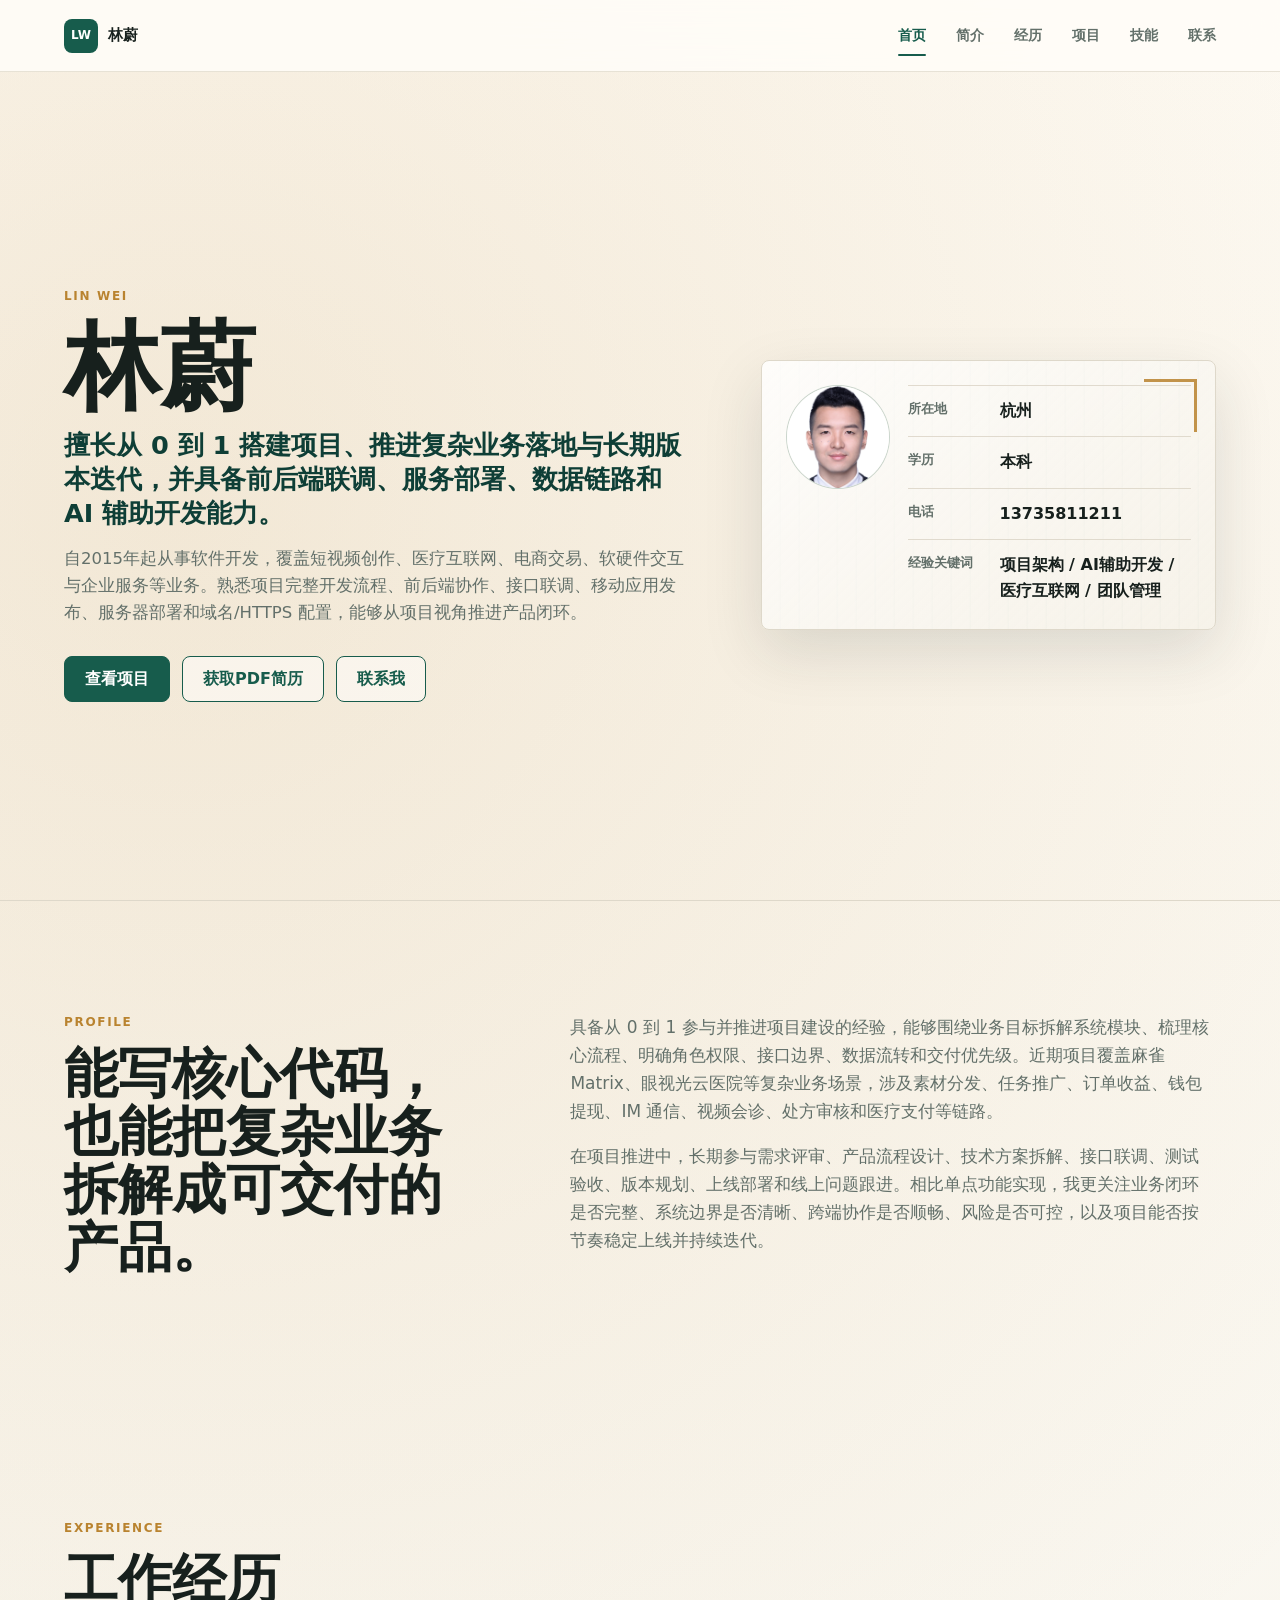
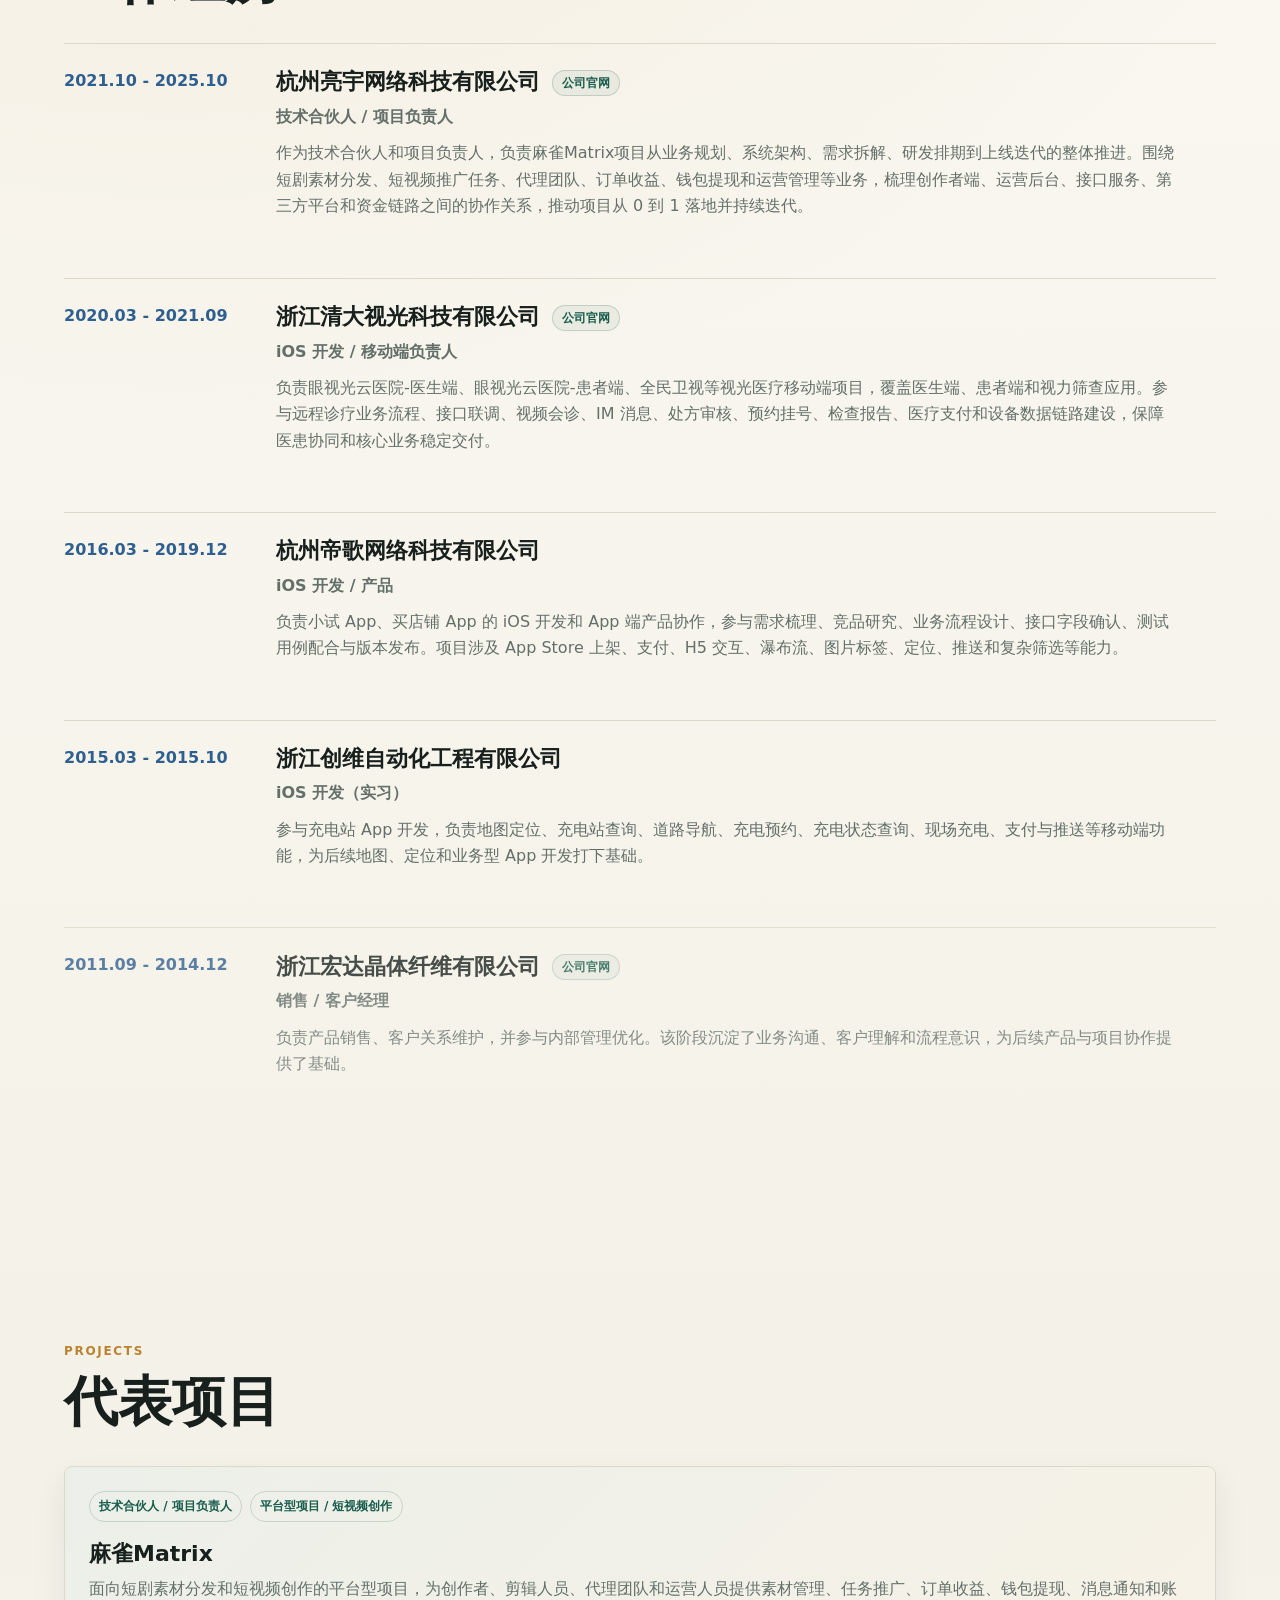
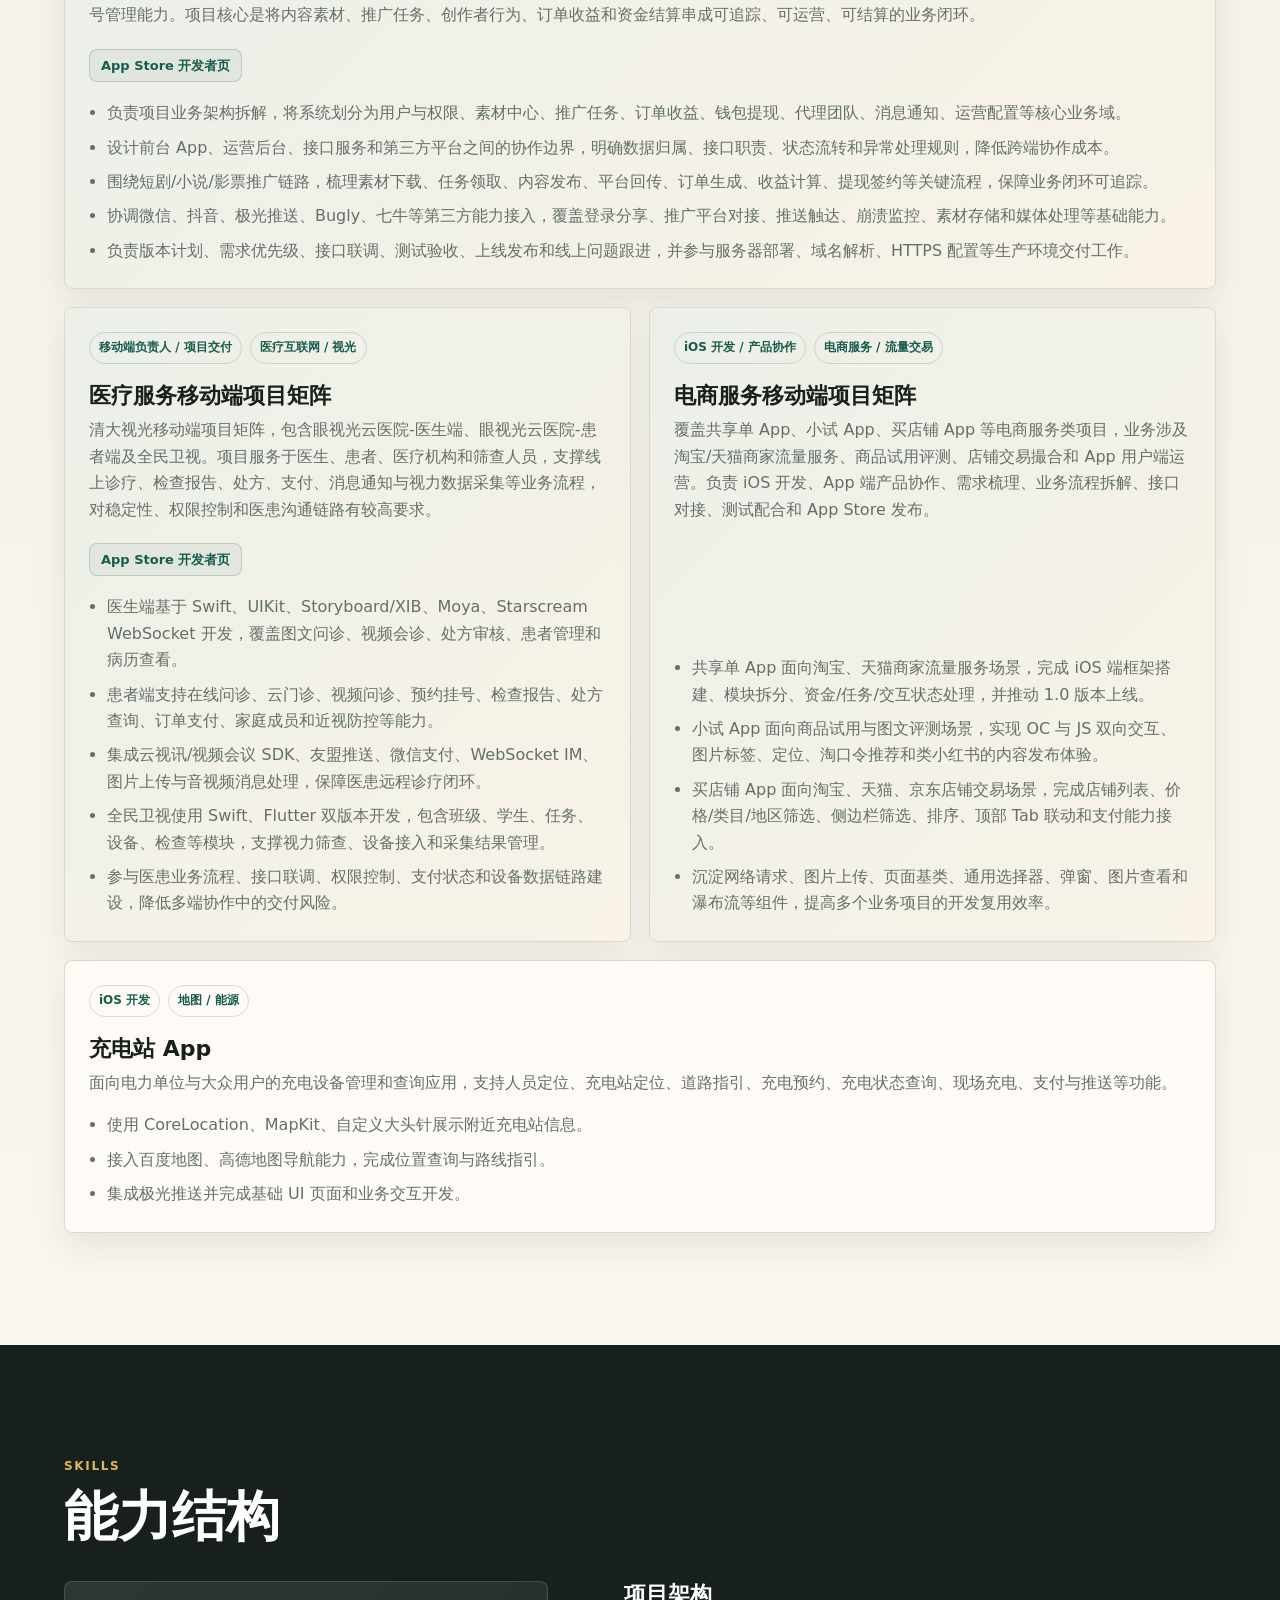
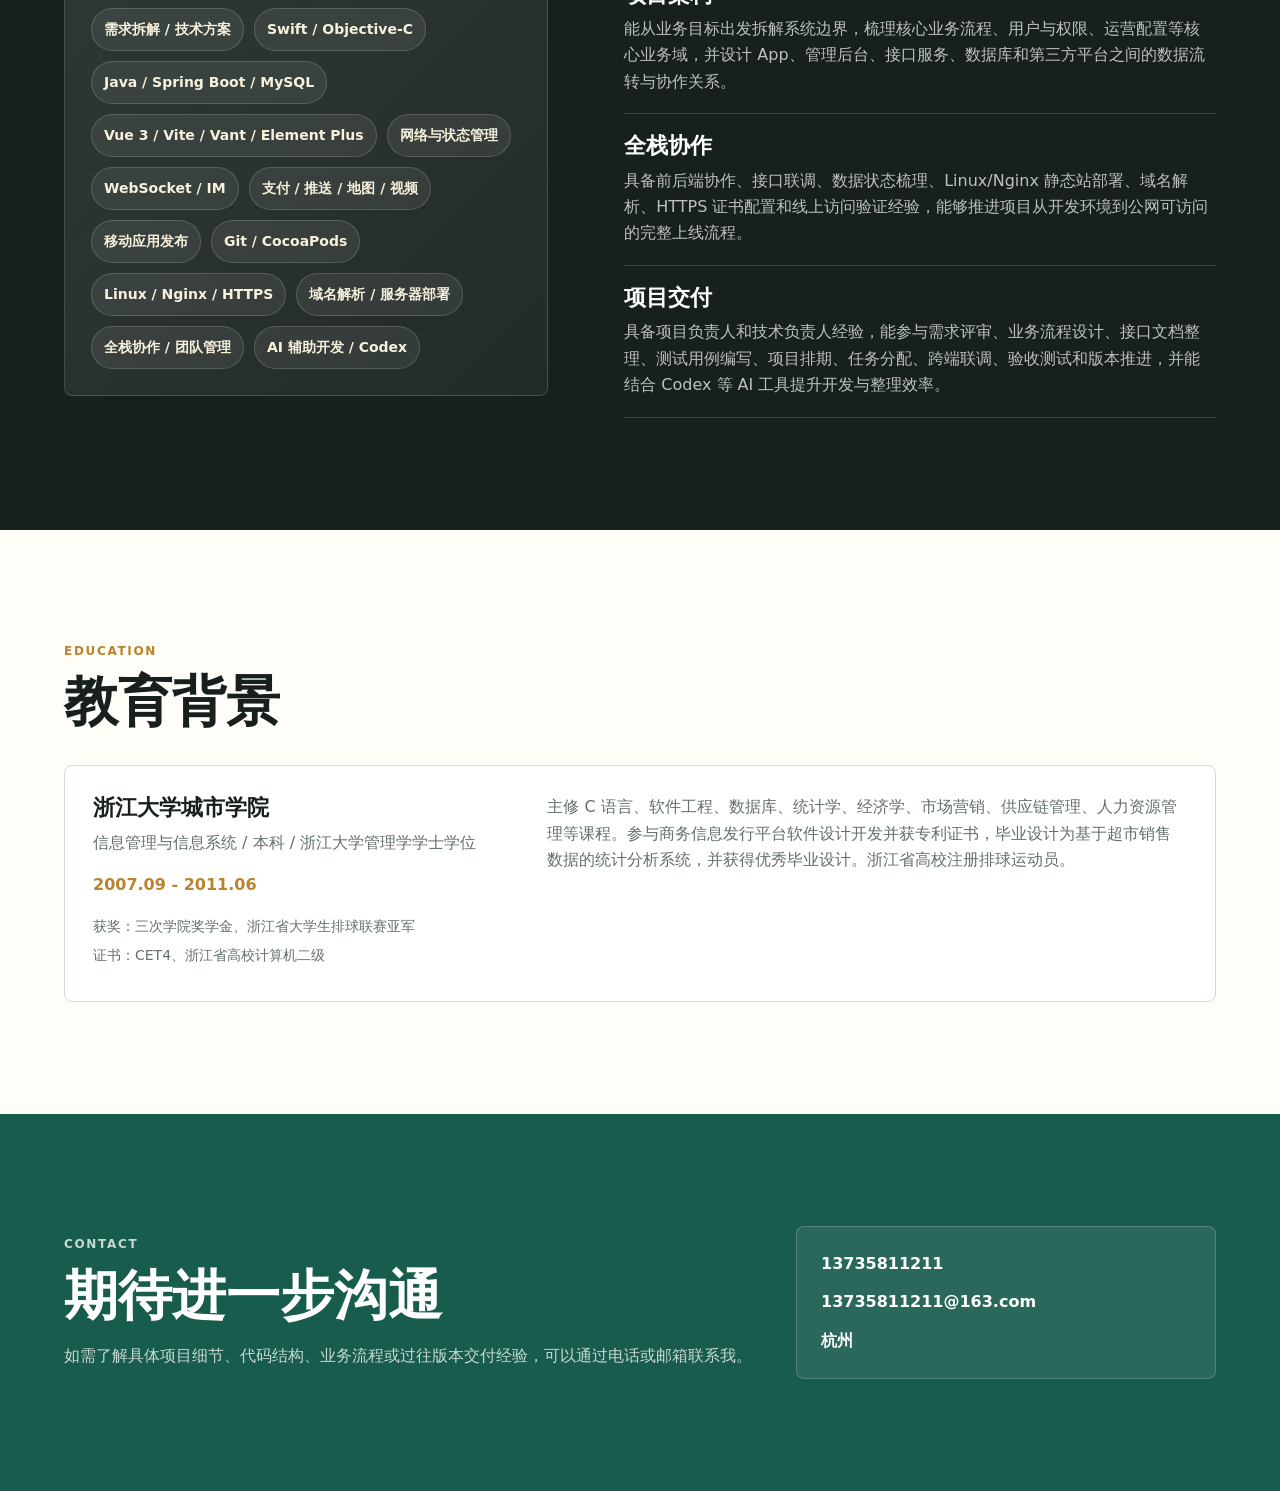
<file: index.html>
<!doctype html>
<html lang="zh-CN">
  <head>
    <meta charset="UTF-8" />
    <meta name="viewport" content="width=device-width, initial-scale=1.0" />
    <title>林蔚 | 个人简历</title>
    <meta
      name="description"
      content="林蔚，具备架构设计、复杂业务落地、全栈协作、接口联调、部署上线和全链路交付经验。"
    />
    <link rel="icon" href="./assets/favicon.svg" type="image/svg+xml" />
    <link rel="stylesheet" href="./styles.css?v=20260713-pdf-button" />
    <link rel="stylesheet" href="./print.css?v=20260713-pdf" media="print" />
  </head>
  <body id="top">
    <header class="site-header">
      <a class="brand" href="#top" aria-label="回到首页">
        <span class="brand-mark">LW</span>
        <span>林蔚</span>
      </a>
      <nav class="site-nav" aria-label="主导航">
        <a href="#top">首页</a>
        <a href="#profile">简介</a>
        <a href="#experience">经历</a>
        <a href="#projects">项目</a>
        <a href="#skills">技能</a>
        <a href="#contact">联系</a>
      </nav>
    </header>

    <main>
      <section class="hero">
        <div class="hero-copy">
          <p class="eyebrow">LIN WEI</p>
          <h1>林蔚</h1>
          <p class="hero-title">擅长从 0 到 1 搭建项目、推进复杂业务落地与长期版本迭代，并具备前后端联调、服务部署、数据链路和 AI 辅助开发能力。</p>
          <p class="hero-summary">
            自2015年起从事软件开发，覆盖短视频创作、医疗互联网、电商交易、软硬件交互与企业服务等业务。熟悉项目完整开发流程、前后端协作、接口联调、移动应用发布、服务器部署和域名/HTTPS 配置，能够从项目视角推进产品闭环。
          </p>
          <div class="hero-actions">
            <a class="button primary" href="#projects">查看项目</a>
            <a class="button secondary" id="resume-pdf-action" href="./resume.pdf" target="_blank" rel="noopener">获取PDF简历</a>
            <a class="button secondary" href="#contact">联系我</a>
          </div>
        </div>

        <aside class="resume-panel" aria-label="个人摘要">
          <figure class="portrait">
            <img src="./assets/avatar.jpeg" alt="林蔚头像" />
          </figure>
          <dl class="quick-facts">
            <div>
              <dt>所在地</dt>
              <dd>杭州</dd>
            </div>
            <div>
              <dt>学历</dt>
              <dd>本科</dd>
            </div>
            <div>
              <dt>电话</dt>
              <dd><a href="tel:13735811211">13735811211</a></dd>
            </div>
            <div class="quick-fact-keywords">
              <dt>经验关键词</dt>
              <dd>项目架构 / AI辅助开发 / 医疗互联网 / 团队管理</dd>
            </div>
          </dl>
        </aside>
      </section>

      <section id="profile" class="section intro-grid">
        <div>
          <p class="section-kicker">Profile</p>
          <h2>能写核心代码，也能把复杂业务拆解成可交付的产品。</h2>
        </div>
        <div class="section-copy">
          <p>
            具备从 0 到 1 参与并推进项目建设的经验，能够围绕业务目标拆解系统模块、梳理核心流程、明确角色权限、接口边界、数据流转和交付优先级。近期项目覆盖麻雀Matrix、眼视光云医院等复杂业务场景，涉及素材分发、任务推广、订单收益、钱包提现、IM 通信、视频会诊、处方审核和医疗支付等链路。
          </p>
          <p>
            在项目推进中，长期参与需求评审、产品流程设计、技术方案拆解、接口联调、测试验收、版本规划、上线部署和线上问题跟进。相比单点功能实现，我更关注业务闭环是否完整、系统边界是否清晰、跨端协作是否顺畅、风险是否可控，以及项目能否按节奏稳定上线并持续迭代。
          </p>
        </div>
      </section>

      <section id="experience" class="section">
        <div class="section-heading">
          <p class="section-kicker">Experience</p>
          <h2>工作经历</h2>
        </div>

        <div class="timeline">
          <article class="timeline-item">
            <div class="timeline-date">2021.10 - 2025.10</div>
            <div class="timeline-content">
              <div class="company-heading">
                <h3>杭州亮宇网络科技有限公司</h3>
                <a class="text-link company-link" href="https://www.hlh2021.com/home/welcome" target="_blank" rel="noopener">公司官网</a>
              </div>
              <p class="role">技术合伙人 / 项目负责人</p>
              <p>
                作为技术合伙人和项目负责人，负责麻雀Matrix项目从业务规划、系统架构、需求拆解、研发排期到上线迭代的整体推进。围绕短剧素材分发、短视频推广任务、代理团队、订单收益、钱包提现和运营管理等业务，梳理创作者端、运营后台、接口服务、第三方平台和资金链路之间的协作关系，推动项目从 0 到 1 落地并持续迭代。
              </p>
            </div>
          </article>

          <article class="timeline-item">
            <div class="timeline-date">2020.03 - 2021.09</div>
            <div class="timeline-content">
              <div class="company-heading">
                <h3>浙江清大视光科技有限公司</h3>
                <a class="text-link company-link" href="https://www.qdsgvision.com/index" target="_blank" rel="noopener">公司官网</a>
              </div>
              <p class="role">iOS 开发 / 移动端负责人</p>
              <p>
                负责眼视光云医院-医生端、眼视光云医院-患者端、全民卫视等视光医疗移动端项目，覆盖医生端、患者端和视力筛查应用。参与远程诊疗业务流程、接口联调、视频会诊、IM 消息、处方审核、预约挂号、检查报告、医疗支付和设备数据链路建设，保障医患协同和核心业务稳定交付。
              </p>
            </div>
          </article>

          <article class="timeline-item">
            <div class="timeline-date">2016.03 - 2019.12</div>
            <div class="timeline-content">
              <h3>杭州帝歌网络科技有限公司</h3>
              <p class="role">iOS 开发 / 产品</p>
              <p>
                负责小试 App、买店铺 App 的 iOS 开发和 App 端产品协作，参与需求梳理、竞品研究、业务流程设计、接口字段确认、测试用例配合与版本发布。项目涉及 App Store 上架、支付、H5 交互、瀑布流、图片标签、定位、推送和复杂筛选等能力。
              </p>
            </div>
          </article>

          <article class="timeline-item">
            <div class="timeline-date">2015.03 - 2015.10</div>
            <div class="timeline-content">
              <h3>浙江创维自动化工程有限公司</h3>
              <p class="role">iOS 开发（实习）</p>
              <p>
                参与充电站 App 开发，负责地图定位、充电站查询、道路导航、充电预约、充电状态查询、现场充电、支付与推送等移动端功能，为后续地图、定位和业务型 App 开发打下基础。
              </p>
            </div>
          </article>

          <article class="timeline-item muted">
            <div class="timeline-date">2011.09 - 2014.12</div>
            <div class="timeline-content">
              <div class="company-heading">
                <h3>浙江宏达晶体纤维有限公司</h3>
                <a class="text-link company-link" href="http://zjhdjtxw.zh.caizhenyi.com/" target="_blank" rel="noopener">公司官网</a>
              </div>
              <p class="role">销售 / 客户经理</p>
              <p>
                负责产品销售、客户关系维护，并参与内部管理优化。该阶段沉淀了业务沟通、客户理解和流程意识，为后续产品与项目协作提供了基础。
              </p>
            </div>
          </article>
        </div>
      </section>

      <section id="projects" class="section">
        <div class="section-heading">
          <p class="section-kicker">Projects</p>
          <h2>代表项目</h2>
        </div>

        <div class="project-grid">
          <article class="project-card featured">
            <div class="project-meta">
              <span>技术合伙人 / 项目负责人</span>
              <span>平台型项目 / 短视频创作</span>
            </div>
            <h3>麻雀Matrix</h3>
            <p>
              面向短剧素材分发和短视频创作的平台型项目，为创作者、剪辑人员、代理团队和运营人员提供素材管理、任务推广、订单收益、钱包提现、消息通知和账号管理能力。项目核心是将内容素材、推广任务、创作者行为、订单收益和资金结算串成可追踪、可运营、可结算的业务闭环。
            </p>
            <a class="text-link" href="https://apps.apple.com/cn/developer/%E6%9D%AD%E5%B7%9E%E4%BA%AE%E5%AE%87%E7%BD%91%E7%BB%9C%E7%A7%91%E6%8A%80%E6%9C%89%E9%99%90%E5%85%AC%E5%8F%B8/id1782029268" target="_blank" rel="noopener">App Store 开发者页</a>
            <ul>
              <li>负责项目业务架构拆解，将系统划分为用户与权限、素材中心、推广任务、订单收益、钱包提现、代理团队、消息通知、运营配置等核心业务域。</li>
              <li>设计前台 App、运营后台、接口服务和第三方平台之间的协作边界，明确数据归属、接口职责、状态流转和异常处理规则，降低跨端协作成本。</li>
              <li>围绕短剧/小说/影票推广链路，梳理素材下载、任务领取、内容发布、平台回传、订单生成、收益计算、提现签约等关键流程，保障业务闭环可追踪。</li>
              <li>协调微信、抖音、极光推送、Bugly、七牛等第三方能力接入，覆盖登录分享、推广平台对接、推送触达、崩溃监控、素材存储和媒体处理等基础能力。</li>
              <li>负责版本计划、需求优先级、接口联调、测试验收、上线发布和线上问题跟进，并参与服务器部署、域名解析、HTTPS 配置等生产环境交付工作。</li>
            </ul>
          </article>

          <article class="project-card featured">
            <div class="project-meta">
              <span>移动端负责人 / 项目交付</span>
              <span>医疗互联网 / 视光</span>
            </div>
            <h3>医疗服务移动端项目矩阵</h3>
            <p>
              清大视光移动端项目矩阵，包含眼视光云医院-医生端、眼视光云医院-患者端及全民卫视。项目服务于医生、患者、医疗机构和筛查人员，支撑线上诊疗、检查报告、处方、支付、消息通知与视力数据采集等业务流程，对稳定性、权限控制和医患沟通链路有较高要求。
            </p>
            <a class="text-link" href="https://apps.apple.com/cn/developer/%E6%9D%AD%E5%B7%9E%E6%B8%85%E5%A4%A7%E8%A7%86%E5%85%89%E7%A7%91%E6%8A%80%E6%9C%89%E9%99%90%E5%85%AC%E5%8F%B8/id1408397126" target="_blank" rel="noopener">App Store 开发者页</a>
            <ul>
              <li>医生端基于 Swift、UIKit、Storyboard/XIB、Moya、Starscream WebSocket 开发，覆盖图文问诊、视频会诊、处方审核、患者管理和病历查看。</li>
              <li>患者端支持在线问诊、云门诊、视频问诊、预约挂号、检查报告、处方查询、订单支付、家庭成员和近视防控等能力。</li>
              <li>集成云视讯/视频会议 SDK、友盟推送、微信支付、WebSocket IM、图片上传与音视频消息处理，保障医患远程诊疗闭环。</li>
              <li>全民卫视使用 Swift、Flutter 双版本开发，包含班级、学生、任务、设备、检查等模块，支撑视力筛查、设备接入和采集结果管理。</li>
              <li>参与医患业务流程、接口联调、权限控制、支付状态和设备数据链路建设，降低多端协作中的交付风险。</li>
            </ul>
          </article>

          <article class="project-card featured">
            <div class="project-meta">
              <span>iOS 开发 / 产品协作</span>
              <span>电商服务 / 流量交易</span>
            </div>
            <h3>电商服务移动端项目矩阵</h3>
            <p>
              覆盖共享单 App、小试 App、买店铺 App 等电商服务类项目，业务涉及淘宝/天猫商家流量服务、商品试用评测、店铺交易撮合和 App 用户端运营。负责 iOS 开发、App 端产品协作、需求梳理、业务流程拆解、接口对接、测试配合和 App Store 发布。
            </p>
            <ul>
              <li>共享单 App 面向淘宝、天猫商家流量服务场景，完成 iOS 端框架搭建、模块拆分、资金/任务/交互状态处理，并推动 1.0 版本上线。</li>
              <li>小试 App 面向商品试用与图文评测场景，实现 OC 与 JS 双向交互、图片标签、定位、淘口令推荐和类小红书的内容发布体验。</li>
              <li>买店铺 App 面向淘宝、天猫、京东店铺交易场景，完成店铺列表、价格/类目/地区筛选、侧边栏筛选、排序、顶部 Tab 联动和支付能力接入。</li>
              <li>沉淀网络请求、图片上传、页面基类、通用选择器、弹窗、图片查看和瀑布流等组件，提高多个业务项目的开发复用效率。</li>
            </ul>
          </article>

          <article class="project-card">
            <div class="project-meta">
              <span>iOS 开发</span>
              <span>地图 / 能源</span>
            </div>
            <h3>充电站 App</h3>
            <p>
              面向电力单位与大众用户的充电设备管理和查询应用，支持人员定位、充电站定位、道路指引、充电预约、充电状态查询、现场充电、支付与推送等功能。
            </p>
            <ul>
              <li>使用 CoreLocation、MapKit、自定义大头针展示附近充电站信息。</li>
              <li>接入百度地图、高德地图导航能力，完成位置查询与路线指引。</li>
              <li>集成极光推送并完成基础 UI 页面和业务交互开发。</li>
            </ul>
          </article>
        </div>
      </section>

      <section id="skills" class="section skill-section">
        <div class="section-heading">
          <p class="section-kicker">Skills</p>
          <h2>能力结构</h2>
        </div>

        <div class="skill-layout">
          <div class="skill-cloud" aria-label="核心技能">
            <span>需求拆解 / 技术方案</span>
            <span>Swift / Objective-C</span>
            <span>Java / Spring Boot / MySQL</span>
            <span>Vue 3 / Vite / Vant / Element Plus</span>
            <span>网络与状态管理</span>
            <span>WebSocket / IM</span>
            <span>支付 / 推送 / 地图 / 视频</span>
            <span>移动应用发布</span>
            <span>Git / CocoaPods</span>
            <span>Linux / Nginx / HTTPS</span>
            <span>域名解析 / 服务器部署</span>
            <span>全栈协作 / 团队管理</span>
            <span>AI 辅助开发 / Codex</span>
          </div>

          <div class="skill-groups">
            <article>
              <h3>项目架构</h3>
              <p>
                能从业务目标出发拆解系统边界，梳理核心业务流程、用户与权限、运营配置等核心业务域，并设计 App、管理后台、接口服务、数据库和第三方平台之间的数据流转与协作关系。
              </p>
            </article>
            <article>
              <h3>全栈协作</h3>
              <p>
                具备前后端协作、接口联调、数据状态梳理、Linux/Nginx 静态站部署、域名解析、HTTPS 证书配置和线上访问验证经验，能够推进项目从开发环境到公网可访问的完整上线流程。
              </p>
            </article>
            <article>
              <h3>项目交付</h3>
              <p>
                具备项目负责人和技术负责人经验，能参与需求评审、业务流程设计、接口文档整理、测试用例编写、项目排期、任务分配、跨端联调、验收测试和版本推进，并能结合 Codex 等 AI 工具提升开发与整理效率。
              </p>
            </article>
          </div>
        </div>
      </section>

      <section class="section education-section">
        <div class="section-heading">
          <p class="section-kicker">Education</p>
          <h2>教育背景</h2>
        </div>
        <div class="education-card">
          <div>
            <h3>浙江大学城市学院</h3>
            <p>信息管理与信息系统 / 本科 / 浙江大学管理学学士学位</p>
            <p class="subtle">2007.09 - 2011.06</p>
            <p class="education-extra">获奖：三次学院奖学金、浙江省大学生排球联赛亚军</p>
            <p class="education-extra">证书：CET4、浙江省高校计算机二级</p>
          </div>
          <p>
            主修 C 语言、软件工程、数据库、统计学、经济学、市场营销、供应链管理、人力资源管理等课程。参与商务信息发行平台软件设计开发并获专利证书，毕业设计为基于超市销售数据的统计分析系统，并获得优秀毕业设计。浙江省高校注册排球运动员。
          </p>
        </div>
      </section>

      <section id="contact" class="contact-section">
        <div>
          <p class="section-kicker">Contact</p>
          <h2>期待进一步沟通</h2>
          <p>
            如需了解具体项目细节、代码结构、业务流程或过往版本交付经验，可以通过电话或邮箱联系我。
          </p>
        </div>
        <div class="contact-card">
          <a href="tel:13735811211">13735811211</a>
          <a href="mailto:13735811211@163.com">13735811211@163.com</a>
          <span>杭州</span>
        </div>
      </section>
    </main>

    <button class="back-to-top" type="button" aria-label="回到顶部">↑</button>

    <script src="./script.js?v=20260713-pdf-action"></script>
  </body>
</html>
</file>
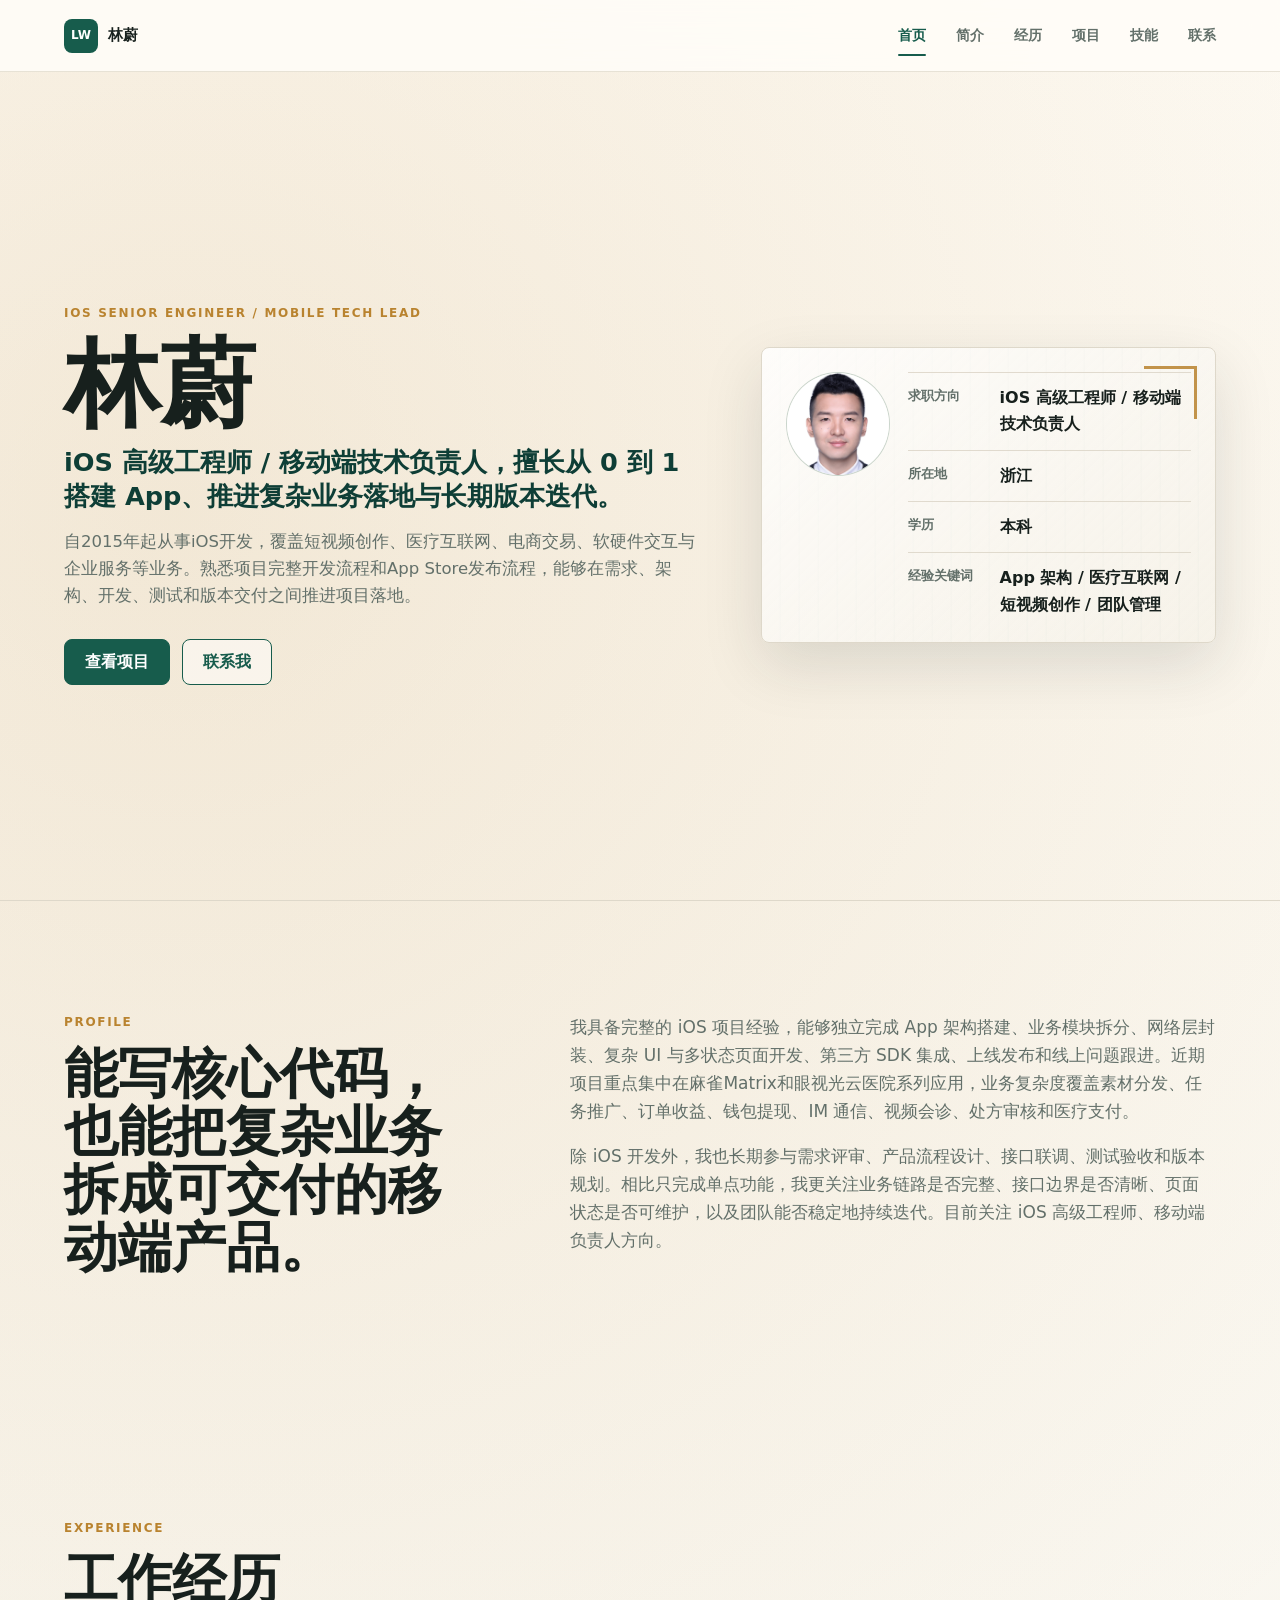
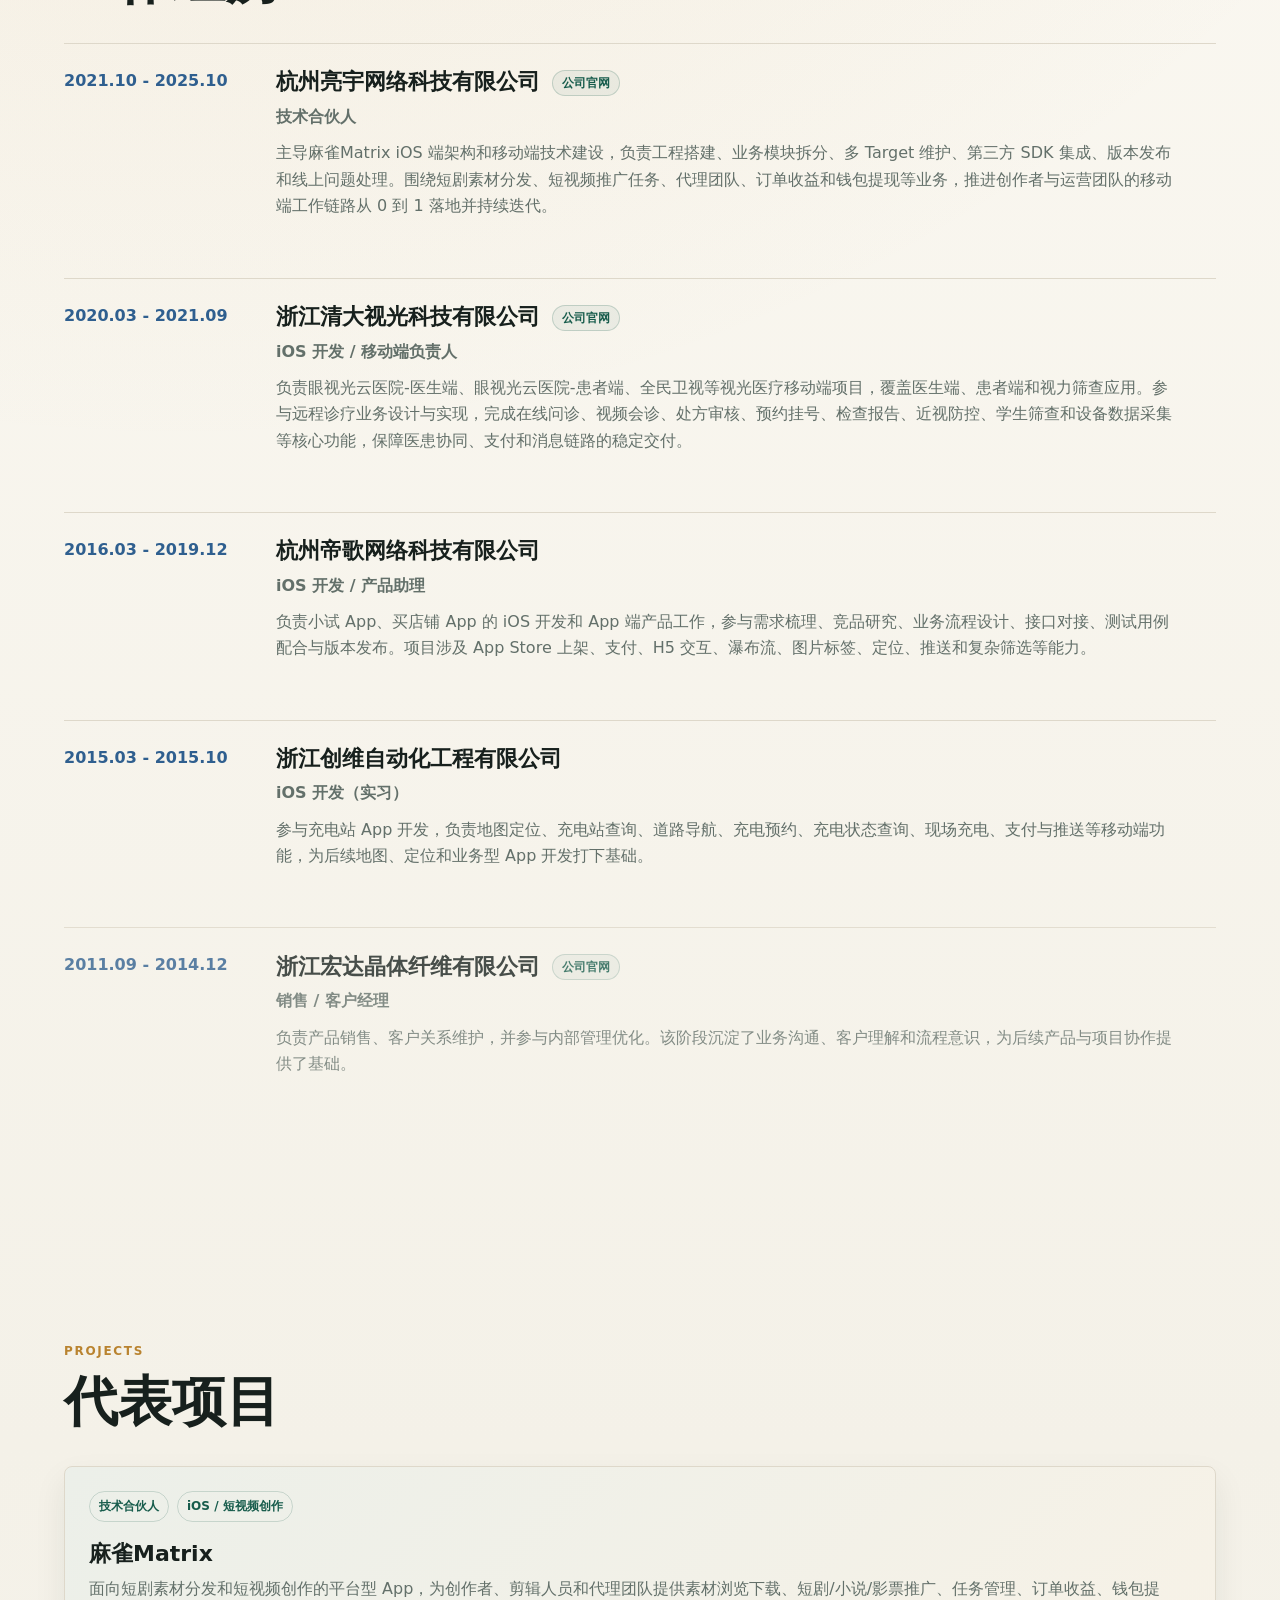
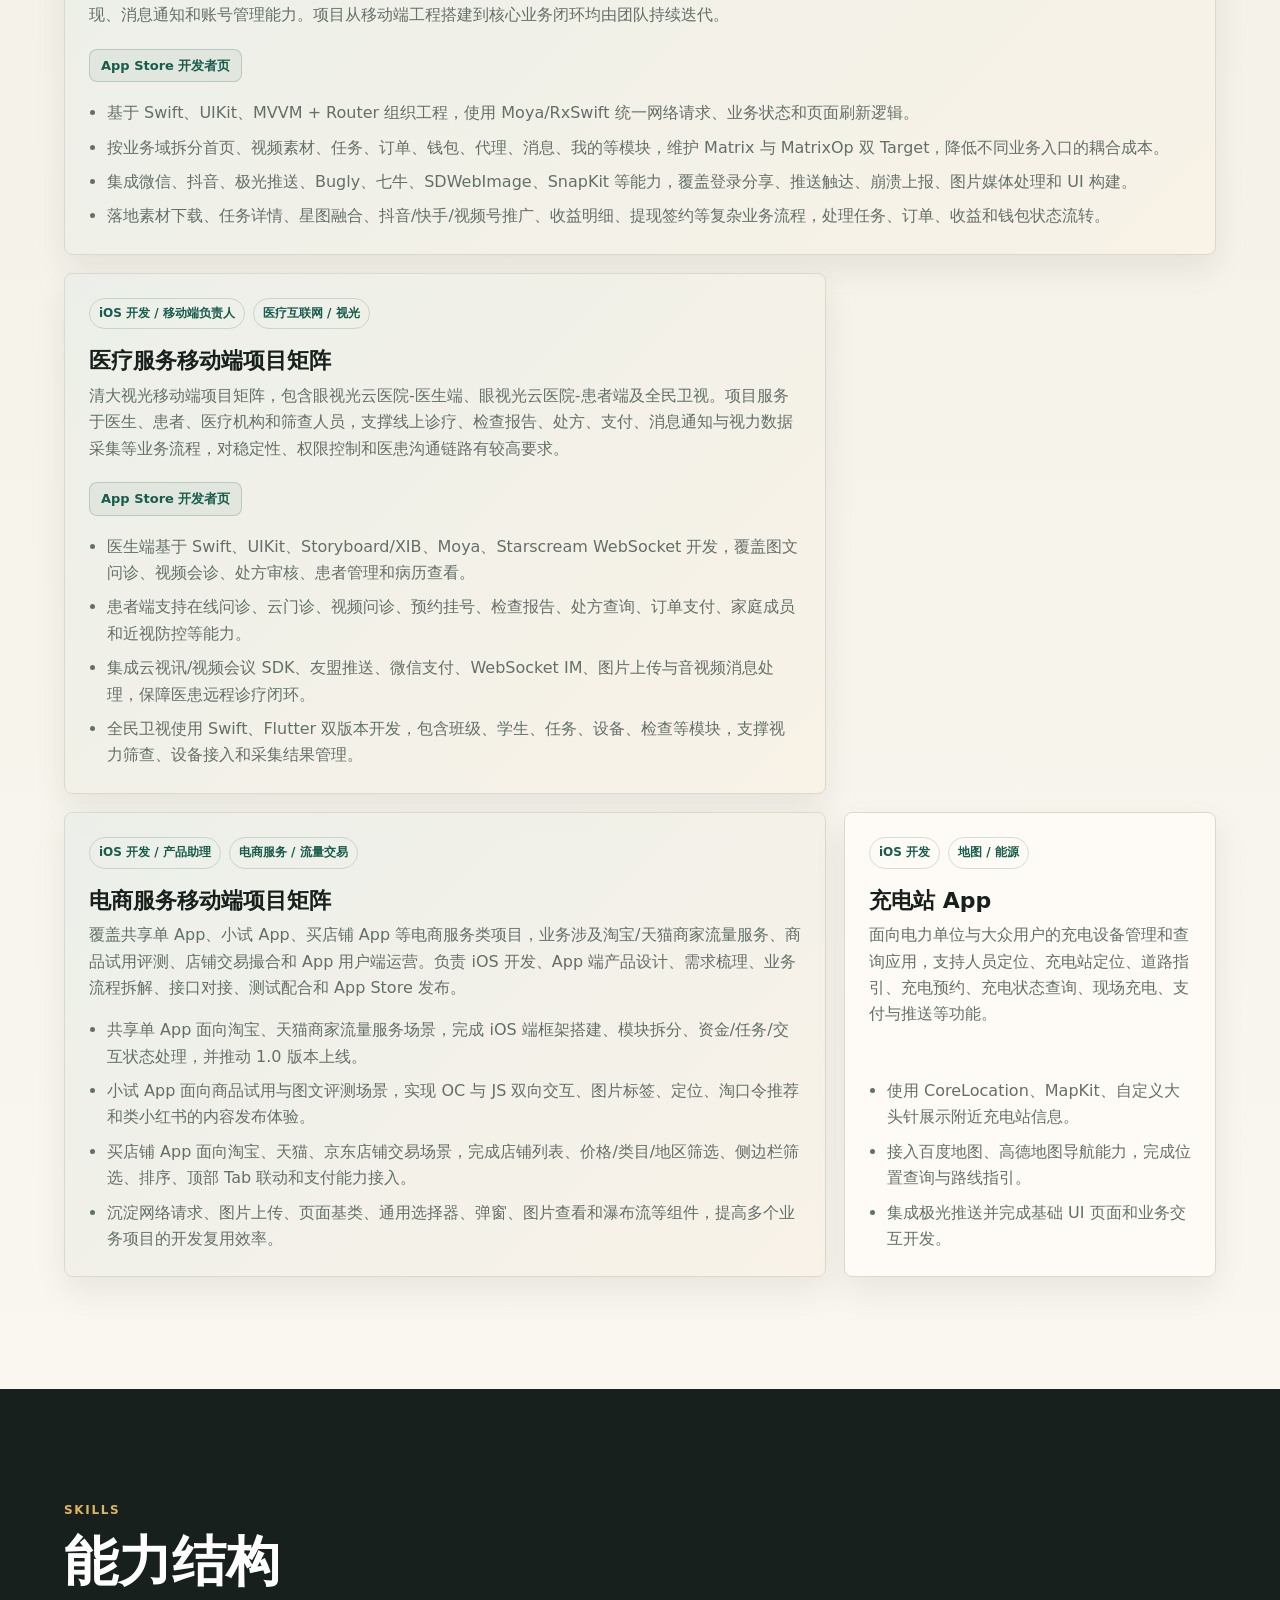
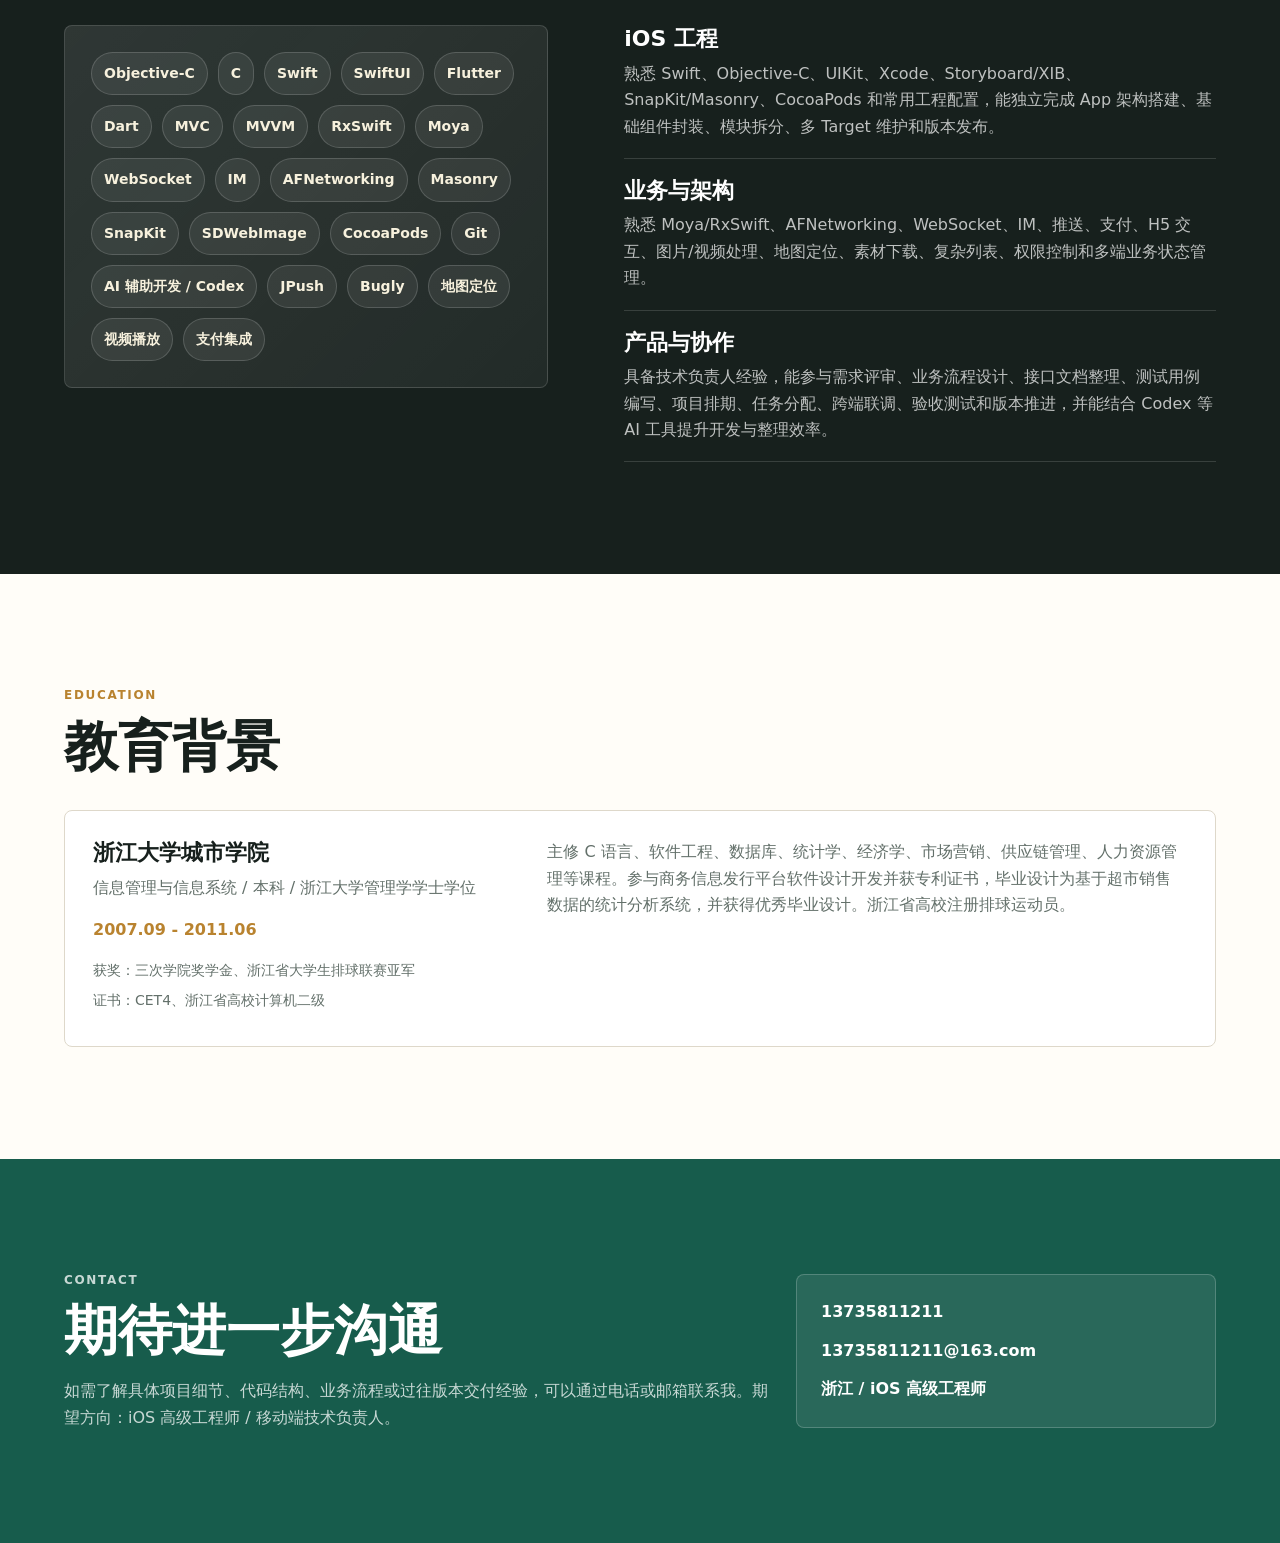
<file: resume-backups/20260707-221202-current/index.html>
<!doctype html>
<html lang="zh-CN">
  <head>
    <meta charset="UTF-8" />
    <meta name="viewport" content="width=device-width, initial-scale=1.0" />
    <title>林蔚 | 个人简历</title>
    <meta
      name="description"
      content="林蔚，iOS 高级工程师与移动端技术负责人，具备 App 架构设计、复杂业务落地、版本迭代和跨端团队协作经验。"
    />
    <link rel="stylesheet" href="./styles.css?v=20260525-hero" />
  </head>
  <body id="top">
    <header class="site-header">
      <a class="brand" href="#top" aria-label="回到首页">
        <span class="brand-mark">LW</span>
        <span>林蔚</span>
      </a>
      <nav class="site-nav" aria-label="主导航">
        <a href="#top">首页</a>
        <a href="#profile">简介</a>
        <a href="#experience">经历</a>
        <a href="#projects">项目</a>
        <a href="#skills">技能</a>
        <a href="#contact">联系</a>
      </nav>
    </header>

    <main>
      <section class="hero">
        <div class="hero-copy">
          <p class="eyebrow">iOS Senior Engineer / Mobile Tech Lead</p>
          <h1>林蔚</h1>
          <p class="hero-title">iOS 高级工程师 / 移动端技术负责人，擅长从 0 到 1 搭建 App、推进复杂业务落地与长期版本迭代。</p>
          <p class="hero-summary">
            自2015年起从事iOS开发，覆盖短视频创作、医疗互联网、电商交易、软硬件交互与企业服务等业务。熟悉项目完整开发流程和App Store发布流程，能够在需求、架构、开发、测试和版本交付之间推进项目落地。
          </p>
          <div class="hero-actions">
            <a class="button primary" href="#projects">查看项目</a>
            <a class="button secondary" href="#contact">联系我</a>
          </div>
        </div>

        <aside class="resume-panel" aria-label="个人摘要">
          <figure class="portrait">
            <img src="./assets/avatar.jpeg" alt="林蔚头像" />
          </figure>
          <dl class="quick-facts">
            <div>
              <dt>求职方向</dt>
              <dd>iOS 高级工程师 / 移动端技术负责人</dd>
            </div>
            <div>
              <dt>所在地</dt>
              <dd>浙江</dd>
            </div>
            <div>
              <dt>学历</dt>
              <dd>本科</dd>
            </div>
            <div>
              <dt>经验关键词</dt>
              <dd>App 架构 / 医疗互联网 / 短视频创作 / 团队管理</dd>
            </div>
          </dl>
        </aside>
      </section>

      <section id="profile" class="section intro-grid">
        <div>
          <p class="section-kicker">Profile</p>
          <h2>能写核心代码，也能把复杂业务拆成可交付的移动端产品。</h2>
        </div>
        <div class="section-copy">
          <p>
            我具备完整的 iOS 项目经验，能够独立完成 App 架构搭建、业务模块拆分、网络层封装、复杂 UI 与多状态页面开发、第三方 SDK 集成、上线发布和线上问题跟进。近期项目重点集中在麻雀Matrix和眼视光云医院系列应用，业务复杂度覆盖素材分发、任务推广、订单收益、钱包提现、IM 通信、视频会诊、处方审核和医疗支付。
          </p>
          <p>
            除 iOS 开发外，我也长期参与需求评审、产品流程设计、接口联调、测试验收和版本规划。相比只完成单点功能，我更关注业务链路是否完整、接口边界是否清晰、页面状态是否可维护，以及团队能否稳定地持续迭代。目前关注 iOS 高级工程师、移动端负责人方向。
          </p>
        </div>
      </section>

      <section id="experience" class="section">
        <div class="section-heading">
          <p class="section-kicker">Experience</p>
          <h2>工作经历</h2>
        </div>

        <div class="timeline">
          <article class="timeline-item">
            <div class="timeline-date">2021.10 - 2025.10</div>
            <div class="timeline-content">
              <div class="company-heading">
                <h3>杭州亮宇网络科技有限公司</h3>
                <a class="text-link company-link" href="https://www.hlh2021.com/home/welcome" target="_blank" rel="noopener">公司官网</a>
              </div>
              <p class="role">技术合伙人</p>
              <p>
                主导麻雀Matrix iOS 端架构和移动端技术建设，负责工程搭建、业务模块拆分、多 Target 维护、第三方 SDK 集成、版本发布和线上问题处理。围绕短剧素材分发、短视频推广任务、代理团队、订单收益和钱包提现等业务，推进创作者与运营团队的移动端工作链路从 0 到 1 落地并持续迭代。
              </p>
            </div>
          </article>

          <article class="timeline-item">
            <div class="timeline-date">2020.03 - 2021.09</div>
            <div class="timeline-content">
              <div class="company-heading">
                <h3>浙江清大视光科技有限公司</h3>
                <a class="text-link company-link" href="https://www.qdsgvision.com/index" target="_blank" rel="noopener">公司官网</a>
              </div>
              <p class="role">iOS 开发 / 移动端负责人</p>
              <p>
                负责眼视光云医院-医生端、眼视光云医院-患者端、全民卫视等视光医疗移动端项目，覆盖医生端、患者端和视力筛查应用。参与远程诊疗业务设计与实现，完成在线问诊、视频会诊、处方审核、预约挂号、检查报告、近视防控、学生筛查和设备数据采集等核心功能，保障医患协同、支付和消息链路的稳定交付。
              </p>
            </div>
          </article>

          <article class="timeline-item">
            <div class="timeline-date">2016.03 - 2019.12</div>
            <div class="timeline-content">
              <h3>杭州帝歌网络科技有限公司</h3>
              <p class="role">iOS 开发 / 产品助理</p>
              <p>
                负责小试 App、买店铺 App 的 iOS 开发和 App 端产品工作，参与需求梳理、竞品研究、业务流程设计、接口对接、测试用例配合与版本发布。项目涉及 App Store 上架、支付、H5 交互、瀑布流、图片标签、定位、推送和复杂筛选等能力。
              </p>
            </div>
          </article>

          <article class="timeline-item">
            <div class="timeline-date">2015.03 - 2015.10</div>
            <div class="timeline-content">
              <h3>浙江创维自动化工程有限公司</h3>
              <p class="role">iOS 开发（实习）</p>
              <p>
                参与充电站 App 开发，负责地图定位、充电站查询、道路导航、充电预约、充电状态查询、现场充电、支付与推送等移动端功能，为后续地图、定位和业务型 App 开发打下基础。
              </p>
            </div>
          </article>

          <article class="timeline-item muted">
            <div class="timeline-date">2011.09 - 2014.12</div>
            <div class="timeline-content">
              <div class="company-heading">
                <h3>浙江宏达晶体纤维有限公司</h3>
                <a class="text-link company-link" href="http://zjhdjtxw.zh.caizhenyi.com/" target="_blank" rel="noopener">公司官网</a>
              </div>
              <p class="role">销售 / 客户经理</p>
              <p>
                负责产品销售、客户关系维护，并参与内部管理优化。该阶段沉淀了业务沟通、客户理解和流程意识，为后续产品与项目协作提供了基础。
              </p>
            </div>
          </article>
        </div>
      </section>

      <section id="projects" class="section">
        <div class="section-heading">
          <p class="section-kicker">Projects</p>
          <h2>代表项目</h2>
        </div>

        <div class="project-grid">
          <article class="project-card featured">
            <div class="project-meta">
              <span>技术合伙人</span>
              <span>iOS / 短视频创作</span>
            </div>
            <h3>麻雀Matrix</h3>
            <p>
              面向短剧素材分发和短视频创作的平台型 App，为创作者、剪辑人员和代理团队提供素材浏览下载、短剧/小说/影票推广、任务管理、订单收益、钱包提现、消息通知和账号管理能力。项目从移动端工程搭建到核心业务闭环均由团队持续迭代。
            </p>
            <a class="text-link" href="https://apps.apple.com/cn/developer/%E6%9D%AD%E5%B7%9E%E4%BA%AE%E5%AE%87%E7%BD%91%E7%BB%9C%E7%A7%91%E6%8A%80%E6%9C%89%E9%99%90%E5%85%AC%E5%8F%B8/id1782029268" target="_blank" rel="noopener">App Store 开发者页</a>
            <ul>
              <li>基于 Swift、UIKit、MVVM + Router 组织工程，使用 Moya/RxSwift 统一网络请求、业务状态和页面刷新逻辑。</li>
              <li>按业务域拆分首页、视频素材、任务、订单、钱包、代理、消息、我的等模块，维护 Matrix 与 MatrixOp 双 Target，降低不同业务入口的耦合成本。</li>
              <li>集成微信、抖音、极光推送、Bugly、七牛、SDWebImage、SnapKit 等能力，覆盖登录分享、推送触达、崩溃上报、图片媒体处理和 UI 构建。</li>
              <li>落地素材下载、任务详情、星图融合、抖音/快手/视频号推广、收益明细、提现签约等复杂业务流程，处理任务、订单、收益和钱包状态流转。</li>
            </ul>
          </article>

          <article class="project-card featured">
            <div class="project-meta">
              <span>iOS 开发 / 移动端负责人</span>
              <span>医疗互联网 / 视光</span>
            </div>
            <h3>医疗服务移动端项目矩阵</h3>
            <p>
              清大视光移动端项目矩阵，包含眼视光云医院-医生端、眼视光云医院-患者端及全民卫视。项目服务于医生、患者、医疗机构和筛查人员，支撑线上诊疗、检查报告、处方、支付、消息通知与视力数据采集等业务流程，对稳定性、权限控制和医患沟通链路有较高要求。
            </p>
            <a class="text-link" href="https://apps.apple.com/cn/developer/%E6%9D%AD%E5%B7%9E%E6%B8%85%E5%A4%A7%E8%A7%86%E5%85%89%E7%A7%91%E6%8A%80%E6%9C%89%E9%99%90%E5%85%AC%E5%8F%B8/id1408397126" target="_blank" rel="noopener">App Store 开发者页</a>
            <ul>
              <li>医生端基于 Swift、UIKit、Storyboard/XIB、Moya、Starscream WebSocket 开发，覆盖图文问诊、视频会诊、处方审核、患者管理和病历查看。</li>
              <li>患者端支持在线问诊、云门诊、视频问诊、预约挂号、检查报告、处方查询、订单支付、家庭成员和近视防控等能力。</li>
              <li>集成云视讯/视频会议 SDK、友盟推送、微信支付、WebSocket IM、图片上传与音视频消息处理，保障医患远程诊疗闭环。</li>
              <li>全民卫视使用 Swift、Flutter 双版本开发，包含班级、学生、任务、设备、检查等模块，支撑视力筛查、设备接入和采集结果管理。</li>
            </ul>
          </article>

          <article class="project-card featured">
            <div class="project-meta">
              <span>iOS 开发 / 产品助理</span>
              <span>电商服务 / 流量交易</span>
            </div>
            <h3>电商服务移动端项目矩阵</h3>
            <p>
              覆盖共享单 App、小试 App、买店铺 App 等电商服务类项目，业务涉及淘宝/天猫商家流量服务、商品试用评测、店铺交易撮合和 App 用户端运营。负责 iOS 开发、App 端产品设计、需求梳理、业务流程拆解、接口对接、测试配合和 App Store 发布。
            </p>
            <ul>
              <li>共享单 App 面向淘宝、天猫商家流量服务场景，完成 iOS 端框架搭建、模块拆分、资金/任务/交互状态处理，并推动 1.0 版本上线。</li>
              <li>小试 App 面向商品试用与图文评测场景，实现 OC 与 JS 双向交互、图片标签、定位、淘口令推荐和类小红书的内容发布体验。</li>
              <li>买店铺 App 面向淘宝、天猫、京东店铺交易场景，完成店铺列表、价格/类目/地区筛选、侧边栏筛选、排序、顶部 Tab 联动和支付能力接入。</li>
              <li>沉淀网络请求、图片上传、页面基类、通用选择器、弹窗、图片查看和瀑布流等组件，提高多个业务项目的开发复用效率。</li>
            </ul>
          </article>

          <article class="project-card">
            <div class="project-meta">
              <span>iOS 开发</span>
              <span>地图 / 能源</span>
            </div>
            <h3>充电站 App</h3>
            <p>
              面向电力单位与大众用户的充电设备管理和查询应用，支持人员定位、充电站定位、道路指引、充电预约、充电状态查询、现场充电、支付与推送等功能。
            </p>
            <ul>
              <li>使用 CoreLocation、MapKit、自定义大头针展示附近充电站信息。</li>
              <li>接入百度地图、高德地图导航能力，完成位置查询与路线指引。</li>
              <li>集成极光推送并完成基础 UI 页面和业务交互开发。</li>
            </ul>
          </article>
        </div>
      </section>

      <section id="skills" class="section skill-section">
        <div class="section-heading">
          <p class="section-kicker">Skills</p>
          <h2>能力结构</h2>
        </div>

        <div class="skill-layout">
          <div class="skill-cloud" aria-label="核心技能">
            <span>Objective-C</span>
            <span>C</span>
            <span>Swift</span>
            <span>SwiftUI</span>
            <span>Flutter</span>
            <span>Dart</span>
            <span>MVC</span>
            <span>MVVM</span>
            <span>RxSwift</span>
            <span>Moya</span>
            <span>WebSocket</span>
            <span>IM</span>
            <span>AFNetworking</span>
            <span>Masonry</span>
            <span>SnapKit</span>
            <span>SDWebImage</span>
            <span>CocoaPods</span>
            <span>Git</span>
            <span>AI 辅助开发 / Codex</span>
            <span>JPush</span>
            <span>Bugly</span>
            <span>地图定位</span>
            <span>视频播放</span>
            <span>支付集成</span>
          </div>

          <div class="skill-groups">
            <article>
              <h3>iOS 工程</h3>
              <p>
                熟悉 Swift、Objective-C、UIKit、Xcode、Storyboard/XIB、SnapKit/Masonry、CocoaPods 和常用工程配置，能独立完成 App 架构搭建、基础组件封装、模块拆分、多 Target 维护和版本发布。
              </p>
            </article>
            <article>
              <h3>业务与架构</h3>
              <p>
                熟悉 Moya/RxSwift、AFNetworking、WebSocket、IM、推送、支付、H5 交互、图片/视频处理、地图定位、素材下载、复杂列表、权限控制和多端业务状态管理。
              </p>
            </article>
            <article>
              <h3>产品与协作</h3>
              <p>
                具备技术负责人经验，能参与需求评审、业务流程设计、接口文档整理、测试用例编写、项目排期、任务分配、跨端联调、验收测试和版本推进，并能结合 Codex 等 AI 工具提升开发与整理效率。
              </p>
            </article>
          </div>
        </div>
      </section>

      <section class="section education-section">
        <div class="section-heading">
          <p class="section-kicker">Education</p>
          <h2>教育背景</h2>
        </div>
        <div class="education-card">
          <div>
            <h3>浙江大学城市学院</h3>
            <p>信息管理与信息系统 / 本科 / 浙江大学管理学学士学位</p>
            <p class="subtle">2007.09 - 2011.06</p>
            <p class="education-extra">获奖：三次学院奖学金、浙江省大学生排球联赛亚军</p>
            <p class="education-extra">证书：CET4、浙江省高校计算机二级</p>
          </div>
          <p>
            主修 C 语言、软件工程、数据库、统计学、经济学、市场营销、供应链管理、人力资源管理等课程。参与商务信息发行平台软件设计开发并获专利证书，毕业设计为基于超市销售数据的统计分析系统，并获得优秀毕业设计。浙江省高校注册排球运动员。
          </p>
        </div>
      </section>

      <section id="contact" class="contact-section">
        <div>
          <p class="section-kicker">Contact</p>
          <h2>期待进一步沟通</h2>
          <p>
            如需了解具体项目细节、代码结构、业务流程或过往版本交付经验，可以通过电话或邮箱联系我。期望方向：iOS 高级工程师 / 移动端技术负责人。
          </p>
        </div>
        <div class="contact-card">
          <a href="tel:13735811211">13735811211</a>
          <a href="mailto:13735811211@163.com">13735811211@163.com</a>
          <span>浙江 / iOS 高级工程师</span>
        </div>
      </section>
    </main>

    <button class="back-to-top" type="button" aria-label="回到顶部">↑</button>

    <script src="./script.js?v=20260525-nav"></script>
  </body>
</html>
</file>
<file: styles.css>
:root {
  color-scheme: light;
  --ink: #17201d;
  --muted: #63706a;
  --soft: #f4f1e8;
  --paper: #fffdf8;
  --line: #ded8ca;
  --green: #175c4c;
  --green-2: #0e3e36;
  --gold: #b9832f;
  --blue: #2f5f8f;
  --rust: #9c5138;
  --shadow: 0 22px 60px rgba(28, 41, 36, 0.13);
  --anchor-offset: 94px;
}

* {
  box-sizing: border-box;
}

html {
  scroll-behavior: smooth;
}

body {
  margin: 0;
  background:
    radial-gradient(circle at 14% 8%, rgba(185, 131, 47, 0.16), transparent 26%),
    linear-gradient(180deg, #fffdf8 0%, #f4f1e8 48%, #fffdf8 100%);
  color: var(--ink);
  font-family:
    Inter, ui-sans-serif, system-ui, -apple-system, BlinkMacSystemFont, "Segoe UI",
    "PingFang SC", "Microsoft YaHei", sans-serif;
  line-height: 1.65;
}

a {
  color: inherit;
  text-decoration: none;
}

.site-header {
  position: sticky;
  top: 0;
  z-index: 10;
  display: flex;
  align-items: center;
  justify-content: space-between;
  gap: 24px;
  padding: 18px clamp(20px, 5vw, 72px);
  background: rgba(255, 253, 248, 0.86);
  border-bottom: 1px solid rgba(222, 216, 202, 0.72);
  backdrop-filter: blur(18px);
}

.brand {
  display: inline-flex;
  align-items: center;
  gap: 10px;
  font-size: 15px;
  font-weight: 800;
}

.brand-mark {
  display: grid;
  width: 34px;
  height: 34px;
  place-items: center;
  border-radius: 8px;
  background: var(--green);
  color: white;
  font-size: 12px;
  letter-spacing: 0;
}

.site-nav {
  display: flex;
  align-items: center;
  gap: clamp(14px, 3vw, 30px);
  color: var(--muted);
  font-size: 14px;
  font-weight: 700;
}

.site-nav a {
  position: relative;
  padding: 6px 0;
}

.site-nav a:hover,
.site-nav a.is-active {
  color: var(--green);
}

.site-nav a::after {
  position: absolute;
  right: 0;
  bottom: -3px;
  left: 0;
  height: 2px;
  border-radius: 999px;
  background: var(--green);
  content: "";
  opacity: 0;
  transform: scaleX(0.35);
  transition:
    opacity 0.18s ease,
    transform 0.18s ease;
}

.site-nav a.is-active::after {
  opacity: 1;
  transform: scaleX(1);
}

main {
  overflow: hidden;
}

.hero {
  display: grid;
  grid-template-columns: minmax(0, 1fr) minmax(340px, 0.72fr);
  gap: clamp(30px, 5vw, 72px);
  align-items: center;
  min-height: calc(100vh - 72px);
  padding: clamp(54px, 7vw, 92px) clamp(20px, 5vw, 72px) 72px;
}

.hero-copy {
  max-width: 700px;
}

.eyebrow,
.section-kicker {
  margin: 0 0 12px;
  color: var(--gold);
  font-size: 12px;
  font-weight: 900;
  letter-spacing: 0.14em;
  text-transform: uppercase;
}

h1,
h2,
h3,
p {
  margin-top: 0;
}

h1 {
  margin-bottom: 14px;
  font-size: clamp(52px, 7.5vw, 96px);
  line-height: 1;
  letter-spacing: 0;
}

h2 {
  margin-bottom: 18px;
  font-size: clamp(30px, 4.2vw, 58px);
  line-height: 1.08;
  letter-spacing: 0;
}

h3 {
  margin-bottom: 8px;
  font-size: 22px;
  line-height: 1.25;
}

.hero-title {
  max-width: 660px;
  margin-bottom: 14px;
  color: var(--green-2);
  font-size: clamp(20px, 2vw, 26px);
  font-weight: 800;
  line-height: 1.32;
}

.hero-summary {
  max-width: 650px;
  color: var(--muted);
  font-size: 16.5px;
}

.hero-actions {
  display: flex;
  flex-wrap: wrap;
  gap: 12px;
  margin-top: 30px;
}

.button {
  display: inline-flex;
  align-items: center;
  justify-content: center;
  min-height: 46px;
  padding: 0 20px;
  border: 1px solid var(--green);
  border-radius: 8px;
  font-weight: 850;
}

.button.primary {
  background: var(--green);
  color: white;
}

.button.secondary {
  background: rgba(255, 255, 255, 0.48);
  color: var(--green);
}

.resume-panel {
  position: relative;
  display: grid;
  grid-template-columns: 104px minmax(0, 1fr);
  gap: 18px;
  align-items: start;
  justify-self: end;
  width: min(100%, 470px);
  padding: 24px;
  border: 1px solid var(--line);
  border-radius: 8px;
  background:
    linear-gradient(135deg, rgba(255, 255, 255, 0.84), rgba(244, 241, 232, 0.58)),
    repeating-linear-gradient(90deg, transparent 0 17px, rgba(23, 92, 76, 0.04) 18px 19px);
  box-shadow: var(--shadow);
}

.resume-panel::before {
  position: absolute;
  top: 18px;
  right: 18px;
  width: 50px;
  height: 50px;
  border-top: 3px solid var(--gold);
  border-right: 3px solid var(--gold);
  content: "";
  opacity: 0.86;
}

.portrait {
  position: relative;
  display: grid;
  width: 104px;
  aspect-ratio: 1;
  margin: 0;
  overflow: hidden;
  border: 1px solid rgba(23, 92, 76, 0.2);
  border-radius: 50%;
  background: #f7f4ec;
  box-shadow: inset 0 0 0 14px rgba(255, 255, 255, 0.12);
}

.portrait img {
  position: absolute;
  inset: 0;
  display: block;
  width: 100%;
  height: 100%;
  object-fit: cover;
  object-position: center 44%;
}

.quick-facts {
  display: grid;
  gap: 12px;
  margin: 0;
}

.quick-facts div {
  display: grid;
  grid-template-columns: 82px minmax(0, 1fr);
  gap: 10px;
  padding-top: 12px;
  border-top: 1px solid rgba(222, 216, 202, 0.9);
}

.quick-facts dt {
  color: var(--muted);
  font-size: 13px;
  font-weight: 800;
}

.quick-facts dd {
  margin: 0;
  font-weight: 850;
}

.quick-facts a {
  color: inherit;
}

.section {
  scroll-margin-top: var(--anchor-offset);
  padding: clamp(58px, 9vw, 112px) clamp(20px, 5vw, 72px);
}

.intro-grid {
  display: grid;
  grid-template-columns: minmax(250px, 0.8fr) minmax(0, 1.2fr);
  gap: clamp(28px, 6vw, 76px);
  border-top: 1px solid var(--line);
}

.section-copy {
  color: var(--muted);
  font-size: 17px;
}

.section-copy p:last-child,
.contact-section p:last-child {
  margin-bottom: 0;
}

.section-heading {
  max-width: 820px;
  margin-bottom: 34px;
}

.timeline {
  display: grid;
  gap: 18px;
}

.timeline-item {
  display: grid;
  grid-template-columns: 190px minmax(0, 1fr);
  gap: 22px;
  padding: 24px 0;
  border-top: 1px solid var(--line);
}

.timeline-date {
  color: var(--blue);
  font-weight: 900;
}

.timeline-content {
  max-width: 900px;
}

.timeline-content p {
  color: var(--muted);
}

.company-heading {
  display: flex;
  flex-wrap: wrap;
  gap: 8px 12px;
  align-items: center;
  margin-bottom: 8px;
}

.company-heading h3 {
  margin-bottom: 0;
}

.text-link {
  display: inline-flex;
  margin-top: 2px;
  color: var(--green);
  font-size: 14px;
  font-weight: 900;
  text-decoration: underline;
  text-underline-offset: 4px;
}

.company-link {
  align-items: center;
  min-height: 26px;
  padding: 0 9px;
  border: 1px solid rgba(23, 92, 76, 0.2);
  border-radius: 999px;
  background: rgba(23, 92, 76, 0.06);
  font-size: 12px;
  line-height: 1;
  text-decoration: none;
  white-space: nowrap;
}

.company-link:hover {
  background: rgba(23, 92, 76, 0.1);
}

.project-card .text-link {
  align-self: flex-start;
  align-items: center;
  width: fit-content;
  max-width: 100%;
  margin: 4px 0 18px;
  padding: 7px 11px;
  border: 1px solid rgba(23, 92, 76, 0.2);
  border-radius: 8px;
  background: rgba(23, 92, 76, 0.06);
  font-size: 13px;
  line-height: 1.35;
  text-decoration: none;
  white-space: nowrap;
}

.project-card .text-link:hover {
  background: rgba(23, 92, 76, 0.1);
}

.role {
  margin-bottom: 10px;
  color: var(--green);
  font-weight: 900;
}

.muted {
  opacity: 0.78;
}

.project-grid {
  display: grid;
  grid-template-columns: repeat(2, minmax(0, 1fr));
  gap: 18px;
}

.project-card {
  display: flex;
  flex-direction: column;
  min-height: 410px;
  padding: 24px;
  border: 1px solid var(--line);
  border-radius: 8px;
  background: rgba(255, 253, 248, 0.84);
  box-shadow: 0 14px 32px rgba(28, 41, 36, 0.08);
}

.project-card.featured {
  background:
    linear-gradient(135deg, rgba(23, 92, 76, 0.08), rgba(185, 131, 47, 0.08)),
    rgba(255, 253, 248, 0.92);
}

.project-card.featured:first-child {
  grid-column: 1 / -1;
  min-height: 360px;
}

.project-card:last-child {
  grid-column: 1 / -1;
  min-height: auto;
}

.project-card.placeholder {
  border-style: dashed;
  background: rgba(255, 253, 248, 0.46);
}

.project-meta {
  display: flex;
  flex-wrap: wrap;
  gap: 8px;
  margin-bottom: 18px;
}

.project-meta span {
  padding: 5px 9px;
  border: 1px solid rgba(23, 92, 76, 0.18);
  border-radius: 999px;
  color: var(--green);
  font-size: 12px;
  font-weight: 850;
}

.project-card p,
.project-card li {
  color: var(--muted);
}

.project-card ul {
  display: grid;
  gap: 8px;
  margin: auto 0 0;
  padding-left: 18px;
}

.skill-section {
  background: #17201d;
  color: white;
}

.skill-section .section-kicker {
  color: #e0b45f;
}

.skill-layout {
  display: grid;
  grid-template-columns: minmax(280px, 0.9fr) minmax(0, 1.1fr);
  gap: clamp(24px, 6vw, 76px);
  align-items: start;
}

.skill-cloud {
  display: flex;
  flex-wrap: wrap;
  gap: 10px;
  padding: 26px;
  border: 1px solid rgba(255, 255, 255, 0.14);
  border-radius: 8px;
  background:
    linear-gradient(135deg, rgba(255, 255, 255, 0.08), rgba(255, 255, 255, 0.02)),
    rgba(255, 255, 255, 0.03);
}

.skill-cloud span {
  padding: 9px 12px;
  border: 1px solid rgba(255, 255, 255, 0.16);
  border-radius: 999px;
  background: rgba(255, 255, 255, 0.07);
  color: #f7f1dd;
  font-size: 14px;
  font-weight: 800;
}

.skill-groups {
  display: grid;
  gap: 18px;
}

.skill-groups article {
  padding-bottom: 18px;
  border-bottom: 1px solid rgba(255, 255, 255, 0.14);
}

.skill-groups p {
  margin-bottom: 0;
  color: rgba(255, 255, 255, 0.72);
}

.education-section {
  background: var(--paper);
}

.education-card {
  display: grid;
  grid-template-columns: minmax(260px, 0.8fr) minmax(0, 1.2fr);
  gap: 28px;
  padding: 28px;
  border: 1px solid var(--line);
  border-radius: 8px;
  background: white;
}

.education-card p {
  color: var(--muted);
}

.subtle {
  color: var(--gold) !important;
  font-weight: 850;
}

.education-extra {
  margin-bottom: 6px;
  font-size: 14px;
}

.contact-section {
  scroll-margin-top: var(--anchor-offset);
  display: grid;
  grid-template-columns: minmax(0, 1fr) minmax(280px, 420px);
  gap: 28px;
  align-items: center;
  padding: clamp(58px, 9vw, 112px) clamp(20px, 5vw, 72px);
  background: var(--green);
  color: white;
}

.contact-section p {
  max-width: 720px;
  color: rgba(255, 255, 255, 0.76);
}

.contact-card {
  display: grid;
  gap: 12px;
  padding: 24px;
  border: 1px solid rgba(255, 255, 255, 0.2);
  border-radius: 8px;
  background: rgba(255, 255, 255, 0.08);
}

.contact-card a,
.contact-card span {
  min-width: 0;
  overflow-wrap: anywhere;
  color: white;
  font-weight: 850;
}

.back-to-top {
  position: fixed;
  right: 18px;
  bottom: 18px;
  display: none;
  width: 42px;
  height: 42px;
  border: 0;
  border-radius: 8px;
  background: var(--green);
  color: white;
  cursor: pointer;
  font-size: 20px;
  font-weight: 900;
  box-shadow: 0 12px 28px rgba(23, 92, 76, 0.25);
}

.back-to-top.is-visible {
  display: block;
}

@media (max-width: 920px) {
  :root {
    --anchor-offset: 146px;
  }

  .site-header {
    align-items: flex-start;
    flex-direction: column;
  }

  .site-nav {
    width: 100%;
    overflow-x: auto;
    padding-bottom: 2px;
  }

  .hero,
  .intro-grid,
  .skill-layout,
  .education-card,
  .contact-section {
    grid-template-columns: 1fr;
  }

  .hero {
    min-height: auto;
    gap: 26px;
    padding-top: 48px;
  }

  .resume-panel::before {
    width: 48px;
    height: 48px;
  }

  .portrait {
    width: 96px;
  }

  .project-grid {
    grid-template-columns: 1fr;
  }

  .project-card.featured {
    grid-column: auto;
  }
}

@media (max-width: 640px) {
  .site-header {
    padding: 14px 18px;
  }

  .site-nav {
    gap: 16px;
    font-size: 13px;
  }

  .hero,
  .section,
  .contact-section {
    padding-left: 18px;
    padding-right: 18px;
  }

  .hero-actions {
    gap: 10px;
    margin-top: 22px;
  }

  .button {
    min-height: 40px;
    padding: 0 16px;
    font-size: 14px;
    font-weight: 800;
  }

  .timeline-item {
    grid-template-columns: 1fr;
    gap: 8px;
  }

  .project-card {
    min-height: auto;
  }

  .resume-panel {
    grid-template-columns: 82px minmax(0, 1fr);
    gap: 14px;
    padding: 16px;
  }

  .resume-panel::before {
    top: 16px;
    right: 16px;
    width: 36px;
    height: 36px;
    border-top-width: 2px;
    border-right-width: 2px;
  }

  .portrait {
    width: 82px;
    box-shadow: inset 0 0 0 8px rgba(255, 255, 255, 0.12);
  }

  .quick-facts {
    gap: 10px;
  }

  .quick-facts div {
    grid-template-columns: 68px minmax(0, 1fr);
    gap: 8px;
    padding-top: 10px;
  }

  .quick-facts dt {
    font-size: 12px;
  }

  .quick-facts dd {
    font-size: 14px;
    line-height: 1.45;
  }

  .project-card,
  .education-card,
  .contact-card {
    padding: 20px;
  }
}

@media (max-width: 420px) {
  .resume-panel {
    grid-template-columns: 72px minmax(0, 1fr);
  }

  .portrait {
    width: 72px;
  }

  .quick-facts div {
    grid-template-columns: 64px minmax(0, 1fr);
  }
}
</file>
<file: print.css>
@page {
  size: A4;
  margin: 0;
}

:root {
  --pdf-page-safe-top: 11mm;
}

* {
  -webkit-print-color-adjust: exact;
  print-color-adjust: exact;
}

html {
  width: 100%;
  min-height: 100%;
  margin: 0;
  padding: 0;
  background: #fffdf8 !important;
  scroll-behavior: auto;
}

body {
  width: 100%;
  min-height: 100%;
  margin: 0 !important;
  padding: 0 !important;
  min-width: 0;
  background: #fffdf8 !important;
  color: #17201d;
  font-size: 10.3pt;
  line-height: 1.52;
}

a {
  color: inherit;
  text-decoration: none;
}

.site-header,
.hero-actions,
.back-to-top,
.contact-section .section-kicker {
  display: none !important;
}

main {
  overflow: visible;
  min-height: 100vh;
  padding: var(--pdf-page-safe-top) 10mm;
  background: #fffdf8 !important;
}

.timeline-item:nth-child(3),
.project-card:nth-child(2),
.skill-section {
  break-before: page;
}

.hero {
  min-height: 0;
  display: grid;
  grid-template-columns: minmax(0, 1.45fr) minmax(0, 0.9fr);
  gap: 9mm;
  align-items: start;
  padding: 0 0 7mm;
  border-bottom: 1px solid #ded8ca;
}

.hero-copy {
  max-width: none;
}

.eyebrow,
.section-kicker {
  margin: 0 0 2.5mm;
  color: #b9832f;
  font-size: 7.5pt;
  letter-spacing: 0.08em;
}

h1 {
  margin: 0 0 3mm;
  font-size: 30pt;
  line-height: 1;
}

h2 {
  margin: 0 0 3mm;
  font-size: 17pt;
  line-height: 1.18;
}

h3 {
  margin: 0 0 1.8mm;
  font-size: 12pt;
  line-height: 1.25;
}

p {
  margin-bottom: 3mm;
}

.hero-title {
  max-width: none;
  margin-bottom: 2.8mm;
  color: #0e3e36;
  font-size: 13pt;
  line-height: 1.36;
}

.hero-summary,
.section-copy,
.timeline-content p,
.project-card p,
.project-card li,
.education-card p,
.contact-section p {
  color: #3f4a46;
}

.hero-summary {
  max-width: none;
  font-size: 9.8pt;
}

.resume-panel {
  width: 100%;
  justify-self: stretch;
  display: grid;
  grid-template-columns: 1fr;
  gap: 4mm;
  padding: 5mm;
  border: 1px solid #ded8ca;
  border-radius: 4px;
  background: #fffaf0 !important;
  box-shadow: none;
}

.resume-panel::before {
  width: 11mm;
  height: 11mm;
  top: 4mm;
  right: 4mm;
  border-top-width: 1.5px;
  border-right-width: 1.5px;
}

.portrait {
  width: 22mm;
  justify-self: center;
  border-radius: 50%;
  box-shadow: none;
}

.quick-facts {
  grid-template-columns: repeat(2, minmax(0, 1fr));
  gap: 2.5mm 4mm;
}

.quick-facts div {
  grid-template-columns: 1fr;
  gap: 1mm;
  padding-top: 2.5mm;
}

.quick-fact-keywords {
  grid-column: 1 / -1;
}

.quick-facts dt {
  font-size: 8pt;
}

.quick-facts dd {
  font-size: 9pt;
  line-height: 1.42;
}

.section {
  padding: 7mm 0 0;
}

.intro-grid,
.skill-layout,
.education-card,
.contact-section {
  display: grid;
  grid-template-columns: minmax(0, 0.78fr) minmax(0, 1.22fr);
  gap: 7mm;
}

.intro-grid {
  border-top: 0;
}

.section-copy {
  font-size: 10pt;
}

.section-heading {
  max-width: none;
  margin-bottom: 3.5mm;
}

.timeline {
  gap: 0;
}

.timeline-item {
  display: grid;
  grid-template-columns: 35mm minmax(0, 1fr);
  gap: 5mm;
  padding: 4mm 0;
  border-top: 1px solid #ded8ca;
  break-inside: avoid;
}

.timeline-item:nth-child(3) {
  padding-top: var(--pdf-page-safe-top);
  border-top: 0;
}

.timeline-date {
  color: #2f5f8f;
  font-size: 9pt;
}

.timeline-content {
  max-width: none;
}

.company-heading {
  gap: 2mm 3mm;
  margin-bottom: 1.5mm;
}

.role {
  margin-bottom: 1.8mm;
  color: #175c4c;
}

.company-link,
.project-card .text-link {
  padding: 0;
  border: 0;
  background: none !important;
  color: #175c4c;
  font-size: 8.5pt;
  text-decoration: underline;
}

.project-grid {
  display: grid;
  grid-template-columns: 1fr;
  gap: 4mm;
}

.project-card,
.project-card.featured {
  min-height: 0;
  padding: 4.5mm 5mm;
  border: 1px solid #ded8ca;
  border-left: 3px solid #175c4c;
  border-radius: 4px;
  background: #fffdf8 !important;
  box-shadow: none;
  break-inside: avoid;
}

.project-card.featured:first-child,
.project-card:last-child {
  grid-column: auto;
  min-height: 0;
}

.project-card:nth-child(2) {
  margin-top: var(--pdf-page-safe-top);
}

.project-meta {
  gap: 2mm;
  margin-bottom: 2.2mm;
}

.project-meta span {
  padding: 1mm 2mm;
  border-radius: 999px;
  font-size: 8pt;
}

.project-card .text-link {
  margin: 0 0 2.5mm;
}

.project-card ul {
  gap: 1.5mm;
  margin: 0;
  padding-left: 4.5mm;
}

.skill-section {
  background: #17201d !important;
  color: white;
  margin-top: var(--pdf-page-safe-top);
  padding: 7mm 6mm;
  border-radius: 4px;
}

.skill-section .section-heading {
  margin-bottom: 4mm;
}

.skill-cloud {
  gap: 2mm;
  padding: 0;
  border: 0;
  background: transparent !important;
}

.skill-cloud span {
  padding: 1.5mm 2.2mm;
  border-color: rgba(255, 255, 255, 0.2);
  border-radius: 999px;
  background: rgba(255, 255, 255, 0.08) !important;
  font-size: 8.5pt;
}

.skill-groups {
  gap: 3mm;
}

.skill-groups article {
  padding-bottom: 3mm;
  break-inside: avoid;
}

.skill-groups p {
  color: rgba(255, 255, 255, 0.78);
}

.education-section {
  background: transparent !important;
}

.education-card {
  padding: 5mm;
  border-radius: 4px;
  background: #fffaf0 !important;
  break-inside: avoid;
}

.education-extra {
  margin-bottom: 1.5mm;
  font-size: 9pt;
}

.contact-section {
  margin-top: 7mm;
  padding: 6mm;
  border-radius: 4px;
  background: #175c4c !important;
  color: white;
  break-inside: avoid;
}

.contact-section h2 {
  margin-bottom: 2mm;
}

.contact-section p {
  color: rgba(255, 255, 255, 0.78);
}

.contact-card {
  gap: 2mm;
  padding: 4mm;
  border-radius: 4px;
}
</file>
<file: resume-backups/20260707-221202-current/styles.css>
:root {
  color-scheme: light;
  --ink: #17201d;
  --muted: #63706a;
  --soft: #f4f1e8;
  --paper: #fffdf8;
  --line: #ded8ca;
  --green: #175c4c;
  --green-2: #0e3e36;
  --gold: #b9832f;
  --blue: #2f5f8f;
  --rust: #9c5138;
  --shadow: 0 22px 60px rgba(28, 41, 36, 0.13);
  --anchor-offset: 94px;
}

* {
  box-sizing: border-box;
}

html {
  scroll-behavior: smooth;
}

body {
  margin: 0;
  background:
    radial-gradient(circle at 14% 8%, rgba(185, 131, 47, 0.16), transparent 26%),
    linear-gradient(180deg, #fffdf8 0%, #f4f1e8 48%, #fffdf8 100%);
  color: var(--ink);
  font-family:
    Inter, ui-sans-serif, system-ui, -apple-system, BlinkMacSystemFont, "Segoe UI",
    "PingFang SC", "Microsoft YaHei", sans-serif;
  line-height: 1.65;
}

a {
  color: inherit;
  text-decoration: none;
}

.site-header {
  position: sticky;
  top: 0;
  z-index: 10;
  display: flex;
  align-items: center;
  justify-content: space-between;
  gap: 24px;
  padding: 18px clamp(20px, 5vw, 72px);
  background: rgba(255, 253, 248, 0.86);
  border-bottom: 1px solid rgba(222, 216, 202, 0.72);
  backdrop-filter: blur(18px);
}

.brand {
  display: inline-flex;
  align-items: center;
  gap: 10px;
  font-size: 15px;
  font-weight: 800;
}

.brand-mark {
  display: grid;
  width: 34px;
  height: 34px;
  place-items: center;
  border-radius: 8px;
  background: var(--green);
  color: white;
  font-size: 12px;
  letter-spacing: 0;
}

.site-nav {
  display: flex;
  align-items: center;
  gap: clamp(14px, 3vw, 30px);
  color: var(--muted);
  font-size: 14px;
  font-weight: 700;
}

.site-nav a {
  position: relative;
  padding: 6px 0;
}

.site-nav a:hover,
.site-nav a.is-active {
  color: var(--green);
}

.site-nav a::after {
  position: absolute;
  right: 0;
  bottom: -3px;
  left: 0;
  height: 2px;
  border-radius: 999px;
  background: var(--green);
  content: "";
  opacity: 0;
  transform: scaleX(0.35);
  transition:
    opacity 0.18s ease,
    transform 0.18s ease;
}

.site-nav a.is-active::after {
  opacity: 1;
  transform: scaleX(1);
}

main {
  overflow: hidden;
}

.hero {
  display: grid;
  grid-template-columns: minmax(0, 1fr) minmax(340px, 0.72fr);
  gap: clamp(30px, 5vw, 72px);
  align-items: center;
  min-height: calc(100vh - 72px);
  padding: clamp(54px, 7vw, 92px) clamp(20px, 5vw, 72px) 72px;
}

.hero-copy {
  max-width: 700px;
}

.eyebrow,
.section-kicker {
  margin: 0 0 12px;
  color: var(--gold);
  font-size: 12px;
  font-weight: 900;
  letter-spacing: 0.14em;
  text-transform: uppercase;
}

h1,
h2,
h3,
p {
  margin-top: 0;
}

h1 {
  margin-bottom: 14px;
  font-size: clamp(52px, 7.5vw, 96px);
  line-height: 1;
  letter-spacing: 0;
}

h2 {
  margin-bottom: 18px;
  font-size: clamp(30px, 4.2vw, 58px);
  line-height: 1.08;
  letter-spacing: 0;
}

h3 {
  margin-bottom: 8px;
  font-size: 22px;
  line-height: 1.25;
}

.hero-title {
  max-width: 660px;
  margin-bottom: 14px;
  color: var(--green-2);
  font-size: clamp(20px, 2vw, 26px);
  font-weight: 800;
  line-height: 1.32;
}

.hero-summary {
  max-width: 650px;
  color: var(--muted);
  font-size: 16.5px;
}

.hero-actions {
  display: flex;
  flex-wrap: wrap;
  gap: 12px;
  margin-top: 30px;
}

.button {
  display: inline-flex;
  align-items: center;
  justify-content: center;
  min-height: 46px;
  padding: 0 20px;
  border: 1px solid var(--green);
  border-radius: 8px;
  font-weight: 850;
}

.button.primary {
  background: var(--green);
  color: white;
}

.button.secondary {
  background: rgba(255, 255, 255, 0.48);
  color: var(--green);
}

.resume-panel {
  position: relative;
  display: grid;
  grid-template-columns: 104px minmax(0, 1fr);
  gap: 18px;
  align-items: start;
  justify-self: end;
  width: min(100%, 470px);
  padding: 24px;
  border: 1px solid var(--line);
  border-radius: 8px;
  background:
    linear-gradient(135deg, rgba(255, 255, 255, 0.84), rgba(244, 241, 232, 0.58)),
    repeating-linear-gradient(90deg, transparent 0 17px, rgba(23, 92, 76, 0.04) 18px 19px);
  box-shadow: var(--shadow);
}

.resume-panel::before {
  position: absolute;
  top: 18px;
  right: 18px;
  width: 50px;
  height: 50px;
  border-top: 3px solid var(--gold);
  border-right: 3px solid var(--gold);
  content: "";
  opacity: 0.86;
}

.portrait {
  position: relative;
  display: grid;
  width: 104px;
  aspect-ratio: 1;
  margin: 0;
  overflow: hidden;
  border: 1px solid rgba(23, 92, 76, 0.2);
  border-radius: 50%;
  background: #f7f4ec;
  box-shadow: inset 0 0 0 14px rgba(255, 255, 255, 0.12);
}

.portrait img {
  position: absolute;
  inset: 0;
  display: block;
  width: 100%;
  height: 100%;
  object-fit: cover;
  object-position: center 44%;
}

.quick-facts {
  display: grid;
  gap: 12px;
  margin: 0;
}

.quick-facts div {
  display: grid;
  grid-template-columns: 82px minmax(0, 1fr);
  gap: 10px;
  padding-top: 12px;
  border-top: 1px solid rgba(222, 216, 202, 0.9);
}

.quick-facts dt {
  color: var(--muted);
  font-size: 13px;
  font-weight: 800;
}

.quick-facts dd {
  margin: 0;
  font-weight: 850;
}

.section {
  scroll-margin-top: var(--anchor-offset);
  padding: clamp(58px, 9vw, 112px) clamp(20px, 5vw, 72px);
}

.intro-grid {
  display: grid;
  grid-template-columns: minmax(250px, 0.8fr) minmax(0, 1.2fr);
  gap: clamp(28px, 6vw, 76px);
  border-top: 1px solid var(--line);
}

.section-copy {
  color: var(--muted);
  font-size: 17px;
}

.section-copy p:last-child,
.contact-section p:last-child {
  margin-bottom: 0;
}

.section-heading {
  max-width: 820px;
  margin-bottom: 34px;
}

.timeline {
  display: grid;
  gap: 18px;
}

.timeline-item {
  display: grid;
  grid-template-columns: 190px minmax(0, 1fr);
  gap: 22px;
  padding: 24px 0;
  border-top: 1px solid var(--line);
}

.timeline-date {
  color: var(--blue);
  font-weight: 900;
}

.timeline-content {
  max-width: 900px;
}

.timeline-content p {
  color: var(--muted);
}

.company-heading {
  display: flex;
  flex-wrap: wrap;
  gap: 8px 12px;
  align-items: center;
  margin-bottom: 8px;
}

.company-heading h3 {
  margin-bottom: 0;
}

.text-link {
  display: inline-flex;
  margin-top: 2px;
  color: var(--green);
  font-size: 14px;
  font-weight: 900;
  text-decoration: underline;
  text-underline-offset: 4px;
}

.company-link {
  align-items: center;
  min-height: 26px;
  padding: 0 9px;
  border: 1px solid rgba(23, 92, 76, 0.2);
  border-radius: 999px;
  background: rgba(23, 92, 76, 0.06);
  font-size: 12px;
  line-height: 1;
  text-decoration: none;
  white-space: nowrap;
}

.company-link:hover {
  background: rgba(23, 92, 76, 0.1);
}

.project-card .text-link {
  align-self: flex-start;
  align-items: center;
  width: fit-content;
  max-width: 100%;
  margin: 4px 0 18px;
  padding: 7px 11px;
  border: 1px solid rgba(23, 92, 76, 0.2);
  border-radius: 8px;
  background: rgba(23, 92, 76, 0.06);
  font-size: 13px;
  line-height: 1.35;
  text-decoration: none;
  white-space: nowrap;
}

.project-card .text-link:hover {
  background: rgba(23, 92, 76, 0.1);
}

.role {
  margin-bottom: 10px;
  color: var(--green);
  font-weight: 900;
}

.muted {
  opacity: 0.78;
}

.project-grid {
  display: grid;
  grid-template-columns: repeat(3, minmax(0, 1fr));
  gap: 18px;
}

.project-card {
  display: flex;
  flex-direction: column;
  min-height: 410px;
  padding: 24px;
  border: 1px solid var(--line);
  border-radius: 8px;
  background: rgba(255, 253, 248, 0.84);
  box-shadow: 0 14px 32px rgba(28, 41, 36, 0.08);
}

.project-card.featured {
  grid-column: span 2;
  background:
    linear-gradient(135deg, rgba(23, 92, 76, 0.08), rgba(185, 131, 47, 0.08)),
    rgba(255, 253, 248, 0.92);
}

.project-card.featured:first-child {
  grid-column: 1 / -1;
  min-height: 360px;
}

.project-card.placeholder {
  border-style: dashed;
  background: rgba(255, 253, 248, 0.46);
}

.project-meta {
  display: flex;
  flex-wrap: wrap;
  gap: 8px;
  margin-bottom: 18px;
}

.project-meta span {
  padding: 5px 9px;
  border: 1px solid rgba(23, 92, 76, 0.18);
  border-radius: 999px;
  color: var(--green);
  font-size: 12px;
  font-weight: 850;
}

.project-card p,
.project-card li {
  color: var(--muted);
}

.project-card ul {
  display: grid;
  gap: 8px;
  margin: auto 0 0;
  padding-left: 18px;
}

.skill-section {
  background: #17201d;
  color: white;
}

.skill-section .section-kicker {
  color: #e0b45f;
}

.skill-layout {
  display: grid;
  grid-template-columns: minmax(280px, 0.9fr) minmax(0, 1.1fr);
  gap: clamp(24px, 6vw, 76px);
  align-items: start;
}

.skill-cloud {
  display: flex;
  flex-wrap: wrap;
  gap: 10px;
  padding: 26px;
  border: 1px solid rgba(255, 255, 255, 0.14);
  border-radius: 8px;
  background:
    linear-gradient(135deg, rgba(255, 255, 255, 0.08), rgba(255, 255, 255, 0.02)),
    rgba(255, 255, 255, 0.03);
}

.skill-cloud span {
  padding: 9px 12px;
  border: 1px solid rgba(255, 255, 255, 0.16);
  border-radius: 999px;
  background: rgba(255, 255, 255, 0.07);
  color: #f7f1dd;
  font-size: 14px;
  font-weight: 800;
}

.skill-groups {
  display: grid;
  gap: 18px;
}

.skill-groups article {
  padding-bottom: 18px;
  border-bottom: 1px solid rgba(255, 255, 255, 0.14);
}

.skill-groups p {
  margin-bottom: 0;
  color: rgba(255, 255, 255, 0.72);
}

.education-section {
  background: var(--paper);
}

.education-card {
  display: grid;
  grid-template-columns: minmax(260px, 0.8fr) minmax(0, 1.2fr);
  gap: 28px;
  padding: 28px;
  border: 1px solid var(--line);
  border-radius: 8px;
  background: white;
}

.education-card p {
  color: var(--muted);
}

.subtle {
  color: var(--gold) !important;
  font-weight: 850;
}

.education-extra {
  margin-bottom: 6px;
  font-size: 14px;
}

.contact-section {
  scroll-margin-top: var(--anchor-offset);
  display: grid;
  grid-template-columns: minmax(0, 1fr) minmax(280px, 420px);
  gap: 28px;
  align-items: center;
  padding: clamp(58px, 9vw, 112px) clamp(20px, 5vw, 72px);
  background: var(--green);
  color: white;
}

.contact-section p {
  max-width: 720px;
  color: rgba(255, 255, 255, 0.76);
}

.contact-card {
  display: grid;
  gap: 12px;
  padding: 24px;
  border: 1px solid rgba(255, 255, 255, 0.2);
  border-radius: 8px;
  background: rgba(255, 255, 255, 0.08);
}

.contact-card a,
.contact-card span {
  min-width: 0;
  overflow-wrap: anywhere;
  color: white;
  font-weight: 850;
}

.back-to-top {
  position: fixed;
  right: 18px;
  bottom: 18px;
  display: none;
  width: 42px;
  height: 42px;
  border: 0;
  border-radius: 8px;
  background: var(--green);
  color: white;
  cursor: pointer;
  font-size: 20px;
  font-weight: 900;
  box-shadow: 0 12px 28px rgba(23, 92, 76, 0.25);
}

.back-to-top.is-visible {
  display: block;
}

@media (max-width: 920px) {
  :root {
    --anchor-offset: 146px;
  }

  .site-header {
    align-items: flex-start;
    flex-direction: column;
  }

  .site-nav {
    width: 100%;
    overflow-x: auto;
    padding-bottom: 2px;
  }

  .hero,
  .intro-grid,
  .skill-layout,
  .education-card,
  .contact-section {
    grid-template-columns: 1fr;
  }

  .hero {
    min-height: auto;
    gap: 26px;
    padding-top: 48px;
  }

  .resume-panel::before {
    width: 48px;
    height: 48px;
  }

  .portrait {
    width: 96px;
  }

  .project-grid {
    grid-template-columns: 1fr;
  }

  .project-card.featured {
    grid-column: auto;
  }
}

@media (max-width: 640px) {
  .site-header {
    padding: 14px 18px;
  }

  .site-nav {
    gap: 16px;
    font-size: 13px;
  }

  .hero,
  .section,
  .contact-section {
    padding-left: 18px;
    padding-right: 18px;
  }

  .hero-actions {
    gap: 10px;
    margin-top: 22px;
  }

  .button {
    min-height: 40px;
    padding: 0 16px;
    font-size: 14px;
    font-weight: 800;
  }

  .timeline-item {
    grid-template-columns: 1fr;
    gap: 8px;
  }

  .project-card {
    min-height: auto;
  }

  .resume-panel {
    grid-template-columns: 82px minmax(0, 1fr);
    gap: 14px;
    padding: 16px;
  }

  .resume-panel::before {
    top: 16px;
    right: 16px;
    width: 36px;
    height: 36px;
    border-top-width: 2px;
    border-right-width: 2px;
  }

  .portrait {
    width: 82px;
    box-shadow: inset 0 0 0 8px rgba(255, 255, 255, 0.12);
  }

  .quick-facts {
    gap: 10px;
  }

  .quick-facts div {
    grid-template-columns: 68px minmax(0, 1fr);
    gap: 8px;
    padding-top: 10px;
  }

  .quick-facts dt {
    font-size: 12px;
  }

  .quick-facts dd {
    font-size: 14px;
    line-height: 1.45;
  }

  .project-card,
  .education-card,
  .contact-card {
    padding: 20px;
  }
}

@media (max-width: 420px) {
  .resume-panel {
    grid-template-columns: 72px minmax(0, 1fr);
  }

  .portrait {
    width: 72px;
  }

  .quick-facts div {
    grid-template-columns: 64px minmax(0, 1fr);
  }
}
</file>
